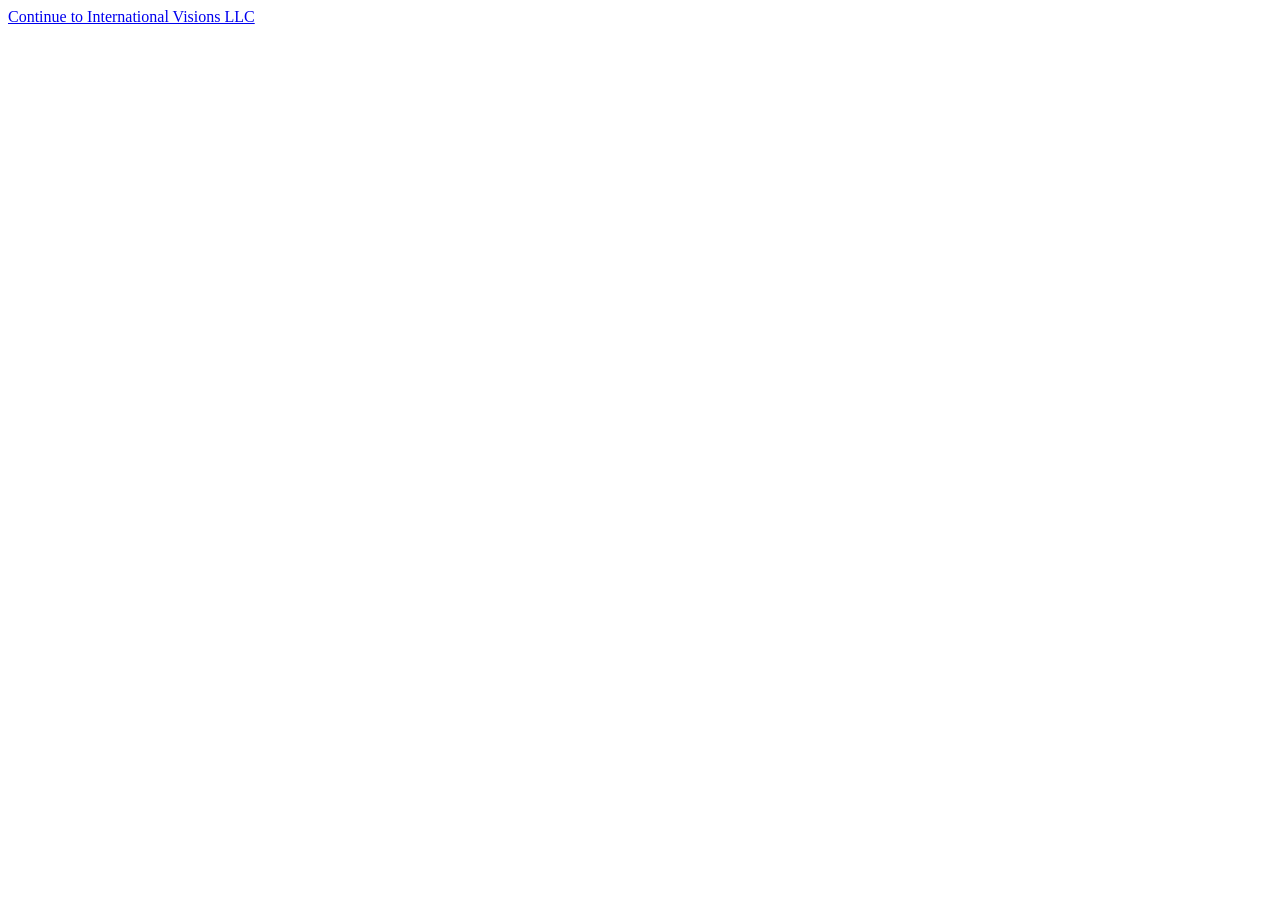
<file: docs/index.html>
<!doctype html><html><head><meta charset="utf-8"><meta http-equiv="refresh" content="0;url=index.php"><link rel="canonical" href="index.php"><title>International Visions LLC</title></head><body><a href="index.php">Continue to International Visions LLC</a></body></html>
</file>
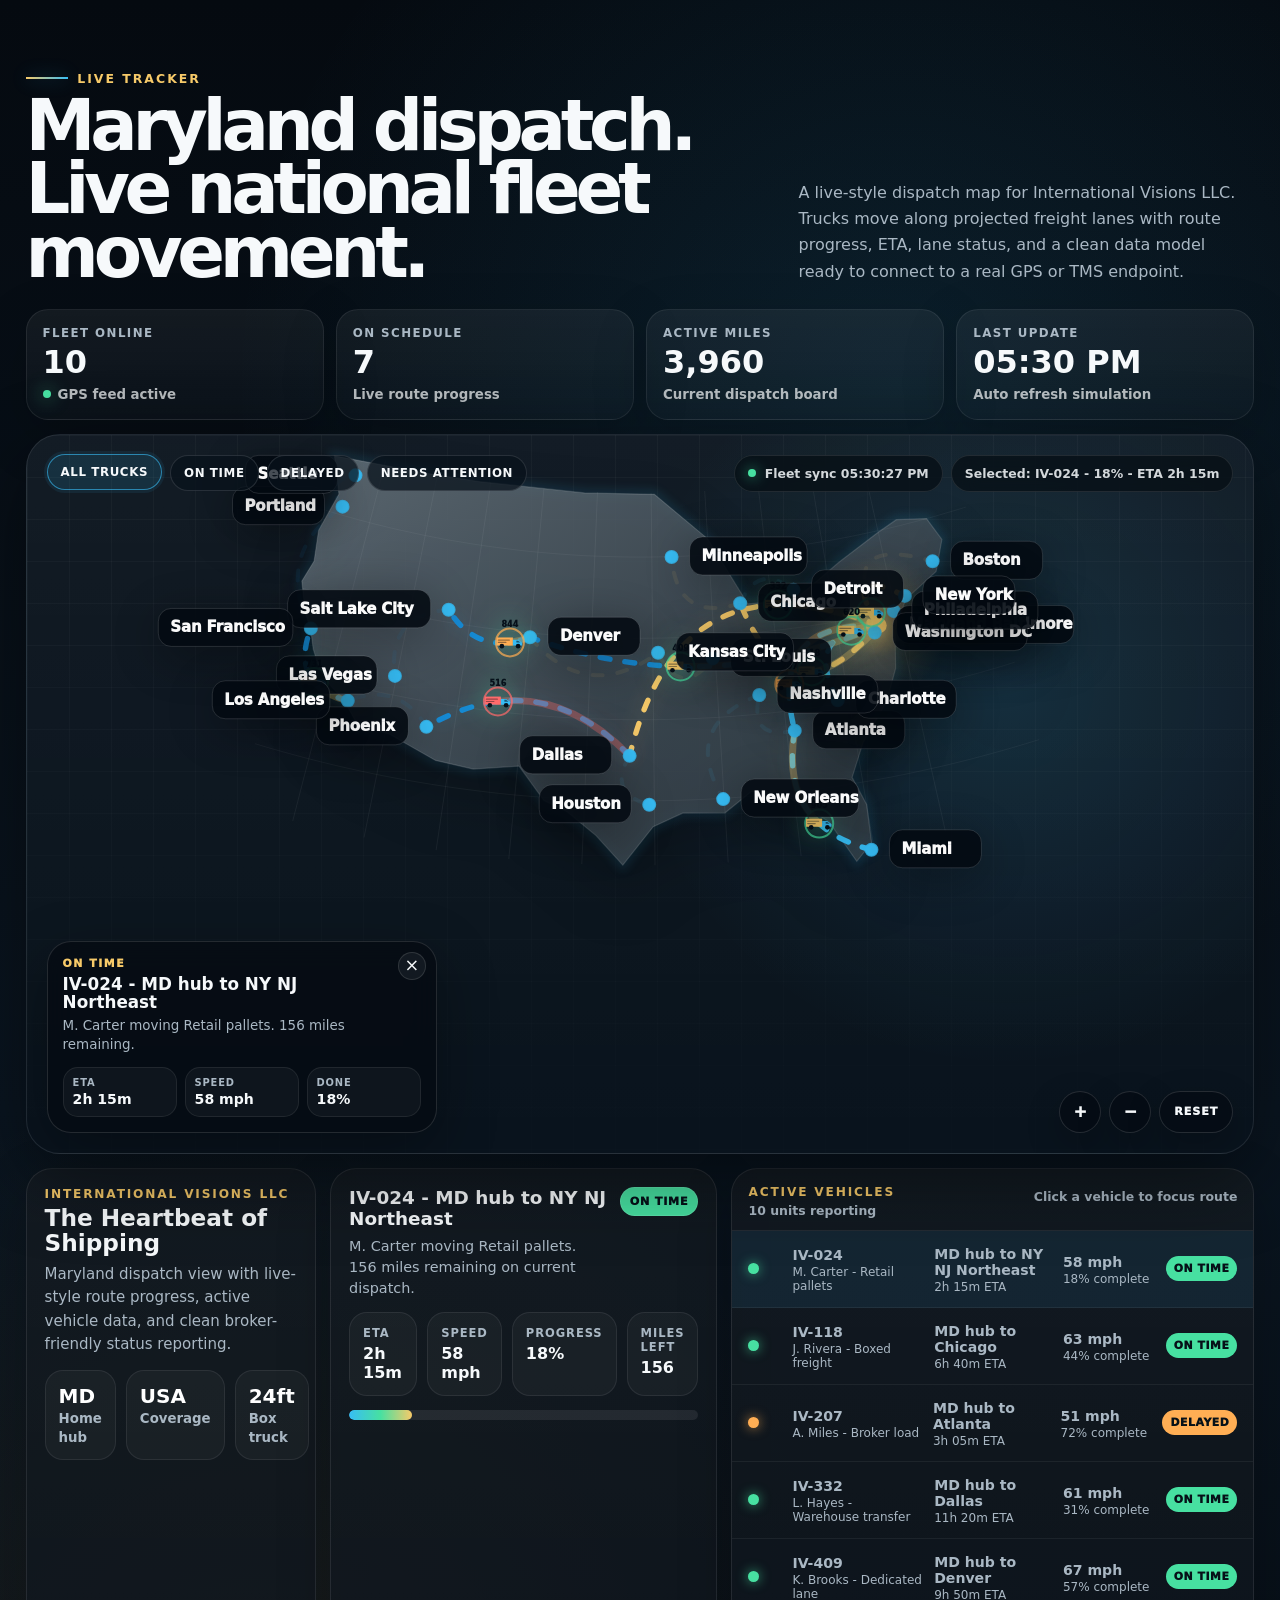
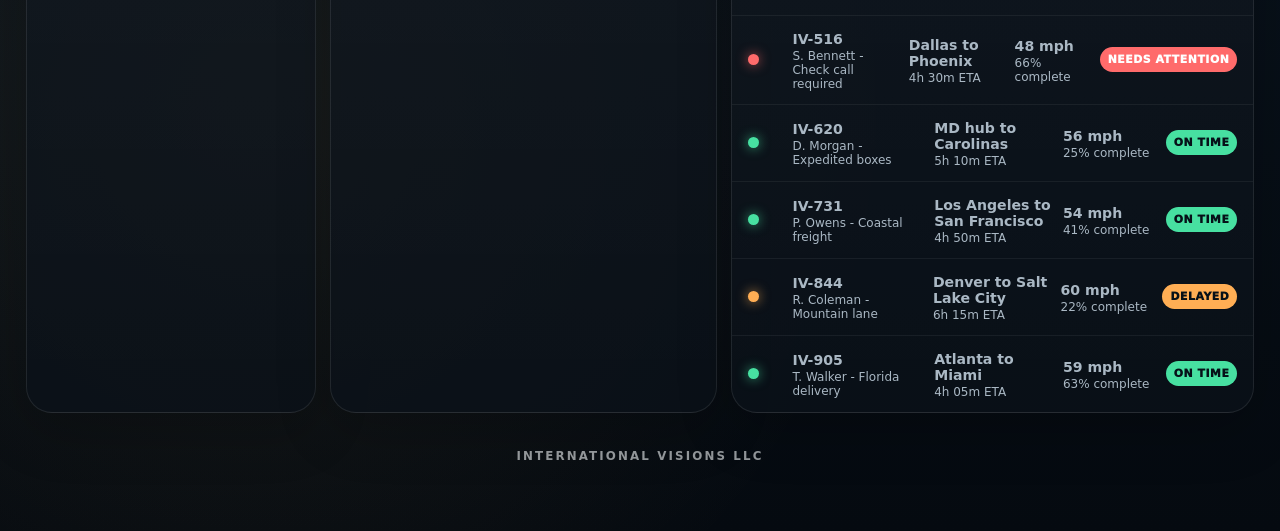
<file: docs/live-tracker.html>
<!doctype html>
<html lang="en">
<head>
<meta charset="utf-8" />
<meta name="viewport" content="width=device-width, initial-scale=1" />
<title>International Visions LLC - Live Fleet Tracker</title>
<meta name="description" content="Live fleet tracker interface for International Visions LLC with Maryland based dispatch, active truck locations, route progress, ETA, and nationwide freight movement." />
<meta name="theme-color" content="#07111b" />
<style>
:root{
  --bg:#07111b;
  --bg2:#050a10;
  --panel:#0c1824;
  --panel2:#101e2b;
  --ink:#f6f9fb;
  --muted:#aab8c4;
  --blue:#37bdf5;
  --blue2:#168bd5;
  --gold:#f7ca69;
  --gold2:#cfa336;
  --green:#47e0a1;
  --orange:#ffae54;
  --red:#ff6b6b;
  --line:#263645;
  --shadow:0 24px 80px rgba(0,0,0,.45);
  --radius:34px;
  --map-min-height:720px;
}
*{box-sizing:border-box}
html{scroll-behavior:smooth}
body{
  margin:0;
  min-height:100vh;
  background:
    radial-gradient(circle at 70% 18%,rgba(55,189,245,.10),transparent 34%),
    radial-gradient(circle at 20% 80%,rgba(247,202,105,.08),transparent 32%),
    linear-gradient(180deg,var(--bg2),#0a1520 52%,var(--bg2));
  color:var(--ink);
  font-family:Inter,ui-sans-serif,system-ui,-apple-system,BlinkMacSystemFont,"Segoe UI",sans-serif;
  text-rendering:optimizeLegibility;
  -webkit-font-smoothing:antialiased;
}
button,input,select,textarea{font:inherit}
.tracker{
  width:min(1580px,96vw);
  margin:0 auto;
  padding:clamp(28px,5vw,72px) 0;
}
.kicker{
  display:inline-flex;
  gap:.6rem;
  align-items:center;
  color:var(--gold);
  letter-spacing:.16em;
  text-transform:uppercase;
  font-size:.78rem;
  font-weight:900;
}
.kicker:before{
  content:"";
  width:42px;
  height:2px;
  background:linear-gradient(90deg,var(--gold),var(--blue));
  box-shadow:0 0 18px rgba(55,189,245,.45);
}
.header{
  display:grid;
  grid-template-columns:minmax(0,1.15fr) minmax(300px,.7fr);
  gap:24px;
  align-items:end;
  margin-bottom:24px;
}
h1{
  margin:.6rem 0 0;
  font-size:clamp(2.15rem,5.5vw,6.25rem);
  letter-spacing:-.075em;
  line-height:.9;
  max-width:1040px;
}
.header p{
  margin:0;
  color:var(--muted);
  line-height:1.65;
  font-size:1rem;
}
.status-strip{
  display:grid;
  grid-template-columns:repeat(4,1fr);
  gap:12px;
  margin-bottom:14px;
}
.status-card{
  border:1px solid rgba(255,255,255,.08);
  border-radius:22px;
  padding:16px;
  background:linear-gradient(180deg,rgba(255,255,255,.055),rgba(255,255,255,.018));
  box-shadow:0 18px 55px rgba(0,0,0,.18);
}
.status-card span{
  display:block;
  color:var(--muted);
  font-size:.74rem;
  text-transform:uppercase;
  letter-spacing:.12em;
  font-weight:900;
}
.status-card b{
  display:block;
  margin-top:.35rem;
  font-size:clamp(1.35rem,2.5vw,2rem);
  line-height:1;
}
.status-card small{
  display:inline-flex;
  align-items:center;
  gap:7px;
  color:rgba(246,249,251,.72);
  margin-top:.55rem;
  font-weight:750;
}
.status-dot{
  width:8px;
  height:8px;
  border-radius:50%;
  background:var(--green);
  box-shadow:0 0 18px rgba(71,224,161,.75);
}
.map-card{
  position:relative;
  overflow:hidden;
  border:1px solid rgba(255,255,255,.09);
  border-radius:var(--radius);
  background:
    linear-gradient(180deg,rgba(255,255,255,.055),rgba(255,255,255,.015)),
    radial-gradient(circle at 80% 35%,rgba(55,189,245,.13),transparent 35%),
    rgba(6,16,26,.92);
  box-shadow:var(--shadow);
  min-height:var(--map-min-height);
  isolation:isolate;
}
.map-card:before{
  content:"";
  position:absolute;
  inset:0;
  background-image:
    linear-gradient(rgba(255,255,255,.035) 1px, transparent 1px),
    linear-gradient(90deg, rgba(255,255,255,.035) 1px, transparent 1px);
  background-size:42px 42px;
  mask-image:linear-gradient(180deg,rgba(0,0,0,.95),rgba(0,0,0,.18));
  pointer-events:none;
  z-index:0;
}
.map-card:after{
  content:"";
  position:absolute;
  inset:auto -20% -45% -20%;
  height:45%;
  background:radial-gradient(ellipse at center,rgba(55,189,245,.13),transparent 60%);
  pointer-events:none;
  z-index:0;
}
.embed-anchor{
  position:absolute;
  top:0;
  left:0;
  width:1px;
  height:1px;
  pointer-events:none;
}
#coverage-map-top{
  scroll-margin-top:0;
}
.zoom-controls{
  position:absolute;
  right:20px;
  bottom:20px;
  z-index:8;
  display:flex;
  gap:8px;
  align-items:center;
}
.zoom-controls button{
  appearance:none;
  min-width:42px;
  height:42px;
  border:1px solid rgba(255,255,255,.13);
  border-radius:999px;
  background:rgba(5,12,19,.74);
  color:var(--ink);
  font-weight:950;
  cursor:pointer;
  backdrop-filter:blur(12px);
  box-shadow:0 12px 35px rgba(0,0,0,.22);
}
.zoom-controls button:last-child{
  padding:0 14px;
  min-width:70px;
  text-transform:uppercase;
  letter-spacing:.08em;
  font-size:.7rem;
}
.zoom-controls button:hover,
.zoom-controls button:focus-visible{
  border-color:rgba(55,189,245,.65);
  background:rgba(55,189,245,.13);
  outline:none;
}
.toolbar{
  position:absolute;
  left:20px;
  top:20px;
  z-index:7;
  display:flex;
  flex-wrap:wrap;
  gap:8px;
  max-width:calc(100% - 40px);
}
.toolbar button{
  appearance:none;
  border:1px solid rgba(255,255,255,.12);
  background:rgba(9,18,28,.74);
  color:var(--ink);
  border-radius:999px;
  padding:10px 13px;
  font-weight:900;
  font-size:.74rem;
  letter-spacing:.05em;
  text-transform:uppercase;
  cursor:pointer;
  transition:transform .2s ease,border-color .2s ease,background .2s ease,box-shadow .2s ease;
}
.toolbar button:hover,
.toolbar button:focus-visible,
.toolbar button.active{
  transform:translateY(-1px);
  border-color:rgba(55,189,245,.62);
  background:rgba(55,189,245,.13);
  box-shadow:0 0 0 3px rgba(55,189,245,.08);
  outline:none;
}
.map-wrap{
  position:absolute;
  inset:0;
  z-index:1;
  touch-action:none;
  cursor:grab;
}
.map-wrap:active{cursor:grabbing}
svg{
  display:block;
  width:100%;
  height:100%;
  min-height:var(--map-min-height);
}
.land{
  fill:url(#landGrad);
  stroke:rgba(255,255,255,.14);
  stroke-width:1.2;
  vector-effect:non-scaling-stroke;
  filter:drop-shadow(0 30px 30px rgba(0,0,0,.25));
}
.coast-glow{
  fill:none;
  stroke:rgba(55,189,245,.12);
  stroke-width:9;
  vector-effect:non-scaling-stroke;
  filter:blur(4px);
}
.state-line{
  stroke:rgba(255,255,255,.085);
  stroke-width:1;
  fill:none;
  vector-effect:non-scaling-stroke;
}
.route{
  fill:none;
  stroke-linecap:round;
  stroke-linejoin:round;
  stroke-width:4;
  stroke-dasharray:10 15;
  stroke-dashoffset:0;
  opacity:.35;
  vector-effect:non-scaling-stroke;
  filter:drop-shadow(0 0 8px rgba(55,189,245,.22));
  transition:opacity .25s ease,stroke-width .25s ease,filter .25s ease;
}
.route.primary{stroke:var(--gold);filter:drop-shadow(0 0 10px rgba(247,202,105,.24))}
.route.regional{stroke:var(--blue)}
.route.west{stroke:var(--blue2);opacity:.28}
.route.active{
  opacity:.98;
  stroke-width:5.4;
  animation:routeFlow 1.4s linear infinite;
}
.route.inactive{opacity:.08;filter:none}
.progress-route{
  fill:none;
  stroke-linecap:round;
  stroke-linejoin:round;
  stroke-width:7;
  opacity:.9;
  vector-effect:non-scaling-stroke;
  stroke:var(--green);
  filter:drop-shadow(0 0 14px rgba(71,224,161,.34));
}
.progress-route.gold{stroke:var(--gold);filter:drop-shadow(0 0 16px rgba(247,202,105,.35))}
.progress-route.orange{stroke:var(--orange);filter:drop-shadow(0 0 16px rgba(255,174,84,.35))}
.progress-route.red{stroke:var(--red);filter:drop-shadow(0 0 16px rgba(255,107,107,.35))}
.node circle.core{fill:var(--blue)}
.node.hub circle.core{fill:var(--gold)}
.node circle.ring{
  fill:none;
  stroke:var(--blue);
  stroke-width:2;
  opacity:.85;
  animation:ring 2.2s ease-out infinite;
  vector-effect:non-scaling-stroke;
}
.node.hub circle.ring{stroke:var(--gold)}
.label{
  pointer-events:none;
  opacity:.98;
}
.label rect{
  fill:rgba(4,11,18,.9);
  stroke:rgba(255,255,255,.13);
  stroke-width:1;
  rx:13;
  vector-effect:non-scaling-stroke;
  filter:drop-shadow(0 10px 25px rgba(0,0,0,.42));
}
.label text{
  fill:white;
  font-size:15px;
  font-weight:950;
  letter-spacing:-.01em;
}
.truck-marker{
  cursor:pointer;
  filter:drop-shadow(0 0 12px rgba(71,224,161,.58));
  transition:opacity .25s ease,filter .25s ease;
}
.truck-marker.dim{opacity:.12;filter:none}
.truck-marker.selected{filter:drop-shadow(0 0 22px rgba(247,202,105,.85))}
.truck-marker .halo{
  fill:none;
  stroke:var(--green);
  stroke-width:2;
  opacity:.72;
  animation:truckPulse 1.8s ease-out infinite;
  vector-effect:non-scaling-stroke;
}
.truck-marker.delayed .halo{stroke:var(--orange)}
.truck-marker.issue .halo{stroke:var(--red)}
.truck-icon path.body{fill:var(--gold)}
.truck-icon path.cab{fill:var(--blue)}
.truck-icon .wheel{fill:#07111b}
.truck-marker.delayed .truck-icon path.body{fill:var(--orange)}
.truck-marker.issue .truck-icon path.body{fill:var(--red)}
.truck-marker text{
  fill:#07111b;
  font-size:8px;
  font-weight:950;
  text-anchor:middle;
  dominant-baseline:middle;
  pointer-events:none;
}
.map-hud{
  position:absolute;
  right:20px;
  top:20px;
  z-index:7;
  display:flex;
  flex-wrap:wrap;
  justify-content:flex-end;
  gap:8px;
  max-width:min(520px,calc(100% - 40px));
  pointer-events:none;
}
.map-hud span{
  display:inline-flex;
  align-items:center;
  gap:9px;
  border:1px solid rgba(255,255,255,.1);
  border-radius:999px;
  background:rgba(5,12,19,.68);
  color:rgba(246,249,251,.86);
  padding:10px 13px;
  font-size:.78rem;
  font-weight:850;
  backdrop-filter:blur(12px);
}
.map-hud i{
  width:8px;
  height:8px;
  border-radius:50%;
  background:var(--green);
  box-shadow:0 0 14px rgba(71,224,161,.8);
}
.vehicle-popup{
  position:absolute;
  left:20px;
  bottom:20px;
  z-index:8;
  width:min(390px,calc(100% - 132px));
  border:1px solid rgba(255,255,255,.12);
  border-radius:24px;
  background:rgba(5,12,19,.82);
  color:var(--ink);
  backdrop-filter:blur(15px);
  box-shadow:0 18px 60px rgba(0,0,0,.32);
  padding:15px;
  transform:translateY(0);
  opacity:1;
  transition:opacity .22s ease,transform .22s ease;
}
.vehicle-popup.hidden{
  opacity:0;
  transform:translateY(10px);
  pointer-events:none;
}
.popup-close{
  position:absolute;
  top:10px;
  right:10px;
  width:28px;
  height:28px;
  border:1px solid rgba(255,255,255,.12);
  border-radius:999px;
  background:rgba(255,255,255,.055);
  color:var(--ink);
  cursor:pointer;
  font-size:1.1rem;
  line-height:1;
}
.popup-close:hover,.popup-close:focus-visible{
  border-color:rgba(55,189,245,.6);
  outline:none;
}
.popup-kicker{
  display:block;
  color:var(--gold);
  text-transform:uppercase;
  letter-spacing:.14em;
  font-size:.68rem;
  font-weight:950;
  padding-right:34px;
}
.vehicle-popup h3{
  margin:.32rem 34px .35rem 0;
  font-size:1.05rem;
  line-height:1.08;
}
.vehicle-popup p{
  margin:0;
  color:var(--muted);
  line-height:1.4;
  font-size:.84rem;
}
.popup-grid{
  display:grid;
  grid-template-columns:repeat(3,1fr);
  gap:8px;
  margin-top:12px;
}
.popup-grid div{
  border:1px solid rgba(255,255,255,.08);
  border-radius:15px;
  background:rgba(255,255,255,.04);
  padding:9px;
}
.popup-grid span{
  display:block;
  color:var(--muted);
  font-size:.62rem;
  text-transform:uppercase;
  letter-spacing:.08em;
  font-weight:900;
}
.popup-grid b{
  display:block;
  margin-top:3px;
  font-size:.88rem;
}
.fleet-dashboard{
  display:grid;
  grid-template-columns:minmax(260px,.75fr) minmax(320px,1fr) minmax(420px,1.35fr);
  gap:14px;
  margin-top:14px;
}
.dispatch-panel,
.selected-panel,
.fleet-table-panel{
  border:1px solid rgba(255,255,255,.09);
  border-radius:26px;
  background:
    linear-gradient(180deg,rgba(255,255,255,.052),rgba(255,255,255,.018)),
    rgba(5,12,19,.74);
  box-shadow:0 18px 55px rgba(0,0,0,.2);
  overflow:hidden;
}
.dispatch-panel,
.selected-panel{
  padding:18px;
}
.dispatch-panel strong,
.fleet-table-head strong{
  display:block;
  color:var(--gold);
  text-transform:uppercase;
  letter-spacing:.15em;
  font-size:.76rem;
}
.dispatch-panel h2{
  margin:.35rem 0 .5rem;
  font-size:1.45rem;
  line-height:1.05;
}
.dispatch-panel p{
  margin:0;
  color:var(--muted);
  line-height:1.55;
  font-size:.94rem;
}
.dispatch-grid{
  display:grid;
  grid-template-columns:repeat(3,1fr);
  gap:10px;
  margin-top:14px;
}
.dispatch-grid div,
.detail-grid div{
  border:1px solid rgba(255,255,255,.08);
  border-radius:18px;
  background:rgba(255,255,255,.035);
  padding:13px;
}
.dispatch-grid b{
  display:block;
  font-size:1.25rem;
  color:#fff;
}
.dispatch-grid small{
  color:var(--muted);
  font-weight:750;
}
.truck-detail-head{
  display:flex;
  justify-content:space-between;
  gap:12px;
  align-items:flex-start;
}
.selected-panel h3{
  margin:0;
  font-size:1.15rem;
}
.selected-panel p{
  margin:.45rem 0 0;
  color:var(--muted);
  font-size:.9rem;
  line-height:1.45;
}
.badge{
  display:inline-flex;
  align-items:center;
  gap:7px;
  white-space:nowrap;
  border:1px solid rgba(255,255,255,.1);
  border-radius:999px;
  padding:7px 9px;
  font-size:.7rem;
  font-weight:950;
  text-transform:uppercase;
  letter-spacing:.07em;
  color:#061018;
  background:var(--green);
}
.badge.delayed{background:var(--orange)}
.badge.issue{background:var(--red);color:#fff}
.detail-grid{
  display:grid;
  grid-template-columns:repeat(4,1fr);
  gap:10px;
  margin-top:14px;
}
.detail-grid span{
  display:block;
  color:var(--muted);
  font-size:.72rem;
  text-transform:uppercase;
  letter-spacing:.08em;
  font-weight:900;
}
.detail-grid b{
  display:block;
  margin-top:4px;
  font-size:1rem;
}
.progress-shell{
  height:10px;
  border-radius:999px;
  margin-top:14px;
  background:rgba(255,255,255,.08);
  overflow:hidden;
}
.progress-bar{
  height:100%;
  border-radius:999px;
  width:0;
  background:linear-gradient(90deg,var(--blue),var(--green),var(--gold));
  transition:width .55s ease;
}
.fleet-table-panel{
  min-height:100%;
}
.fleet-table-head{
  display:flex;
  justify-content:space-between;
  gap:12px;
  align-items:flex-start;
  padding:16px 16px 12px;
  border-bottom:1px solid rgba(255,255,255,.08);
}
.fleet-table-head span,
.fleet-table-head small{
  display:block;
  color:var(--muted);
  font-size:.78rem;
  font-weight:800;
  margin-top:4px;
}
.fleet-table{
  display:grid;
}
.fleet-row{
  appearance:none;
  border:0;
  width:100%;
  display:grid;
  grid-template-columns:32px 1fr .9fr .7fr .55fr;
  gap:12px;
  align-items:center;
  text-align:left;
  padding:13px 16px;
  color:var(--ink);
  background:transparent;
  cursor:pointer;
  border-bottom:1px solid rgba(255,255,255,.06);
}
.fleet-row:hover,
.fleet-row.active{
  background:rgba(55,189,245,.08);
}
.fleet-row:last-child{border-bottom:0}
.fleet-dot{
  width:11px;
  height:11px;
  border-radius:50%;
  background:var(--green);
  box-shadow:0 0 12px rgba(71,224,161,.72);
}
.fleet-dot.delayed{background:var(--orange);box-shadow:0 0 12px rgba(255,174,84,.72)}
.fleet-dot.issue{background:var(--red);box-shadow:0 0 12px rgba(255,107,107,.72)}
.fleet-row b{display:block;font-size:.88rem}
.fleet-row span{display:block;color:var(--muted);font-size:.75rem;margin-top:2px}
.fleet-row em{
  color:rgba(246,249,251,.82);
  font-style:normal;
  font-size:.78rem;
  font-weight:900;
  justify-self:end;
}
.fleet-row .fleet-status{
  display:inline-flex;
  width:max-content;
  border-radius:999px;
  padding:6px 8px;
  color:#061018;
  background:var(--green);
  font-size:.68rem;
  font-weight:950;
  text-transform:uppercase;
  letter-spacing:.05em;
}
.fleet-row .fleet-status.delayed{background:var(--orange)}
.fleet-row .fleet-status.issue{background:var(--red);color:white}
@keyframes routeFlow{to{stroke-dashoffset:-70}}
@keyframes ring{0%{r:6;opacity:.9}100%{r:21;opacity:0}}
@keyframes truckPulse{0%{r:14;opacity:.78}100%{r:34;opacity:0}}
@media (prefers-reduced-motion:reduce){
  html{scroll-behavior:auto}
  .route.active,.node circle.ring,.truck-marker .halo{animation:none!important}
}
@media(max-width:1120px){
  .header{grid-template-columns:1fr}
  .status-strip{grid-template-columns:repeat(2,1fr)}
  .fleet-dashboard{grid-template-columns:1fr}
  .detail-grid{grid-template-columns:repeat(2,1fr)}
  .map-hud{top:auto;right:14px;bottom:14px;max-width:calc(100% - 28px)}
}
.site-footer{
  margin-top:18px;
  padding:18px 0 4px;
  text-align:center;
  color:rgba(246,249,251,.58);
  text-transform:uppercase;
  letter-spacing:.18em;
  font-size:.74rem;
  font-weight:900;
}
@media(max-width:720px){
  :root{--map-min-height:820px;--radius:24px}
  .tracker{width:min(100% - 20px,1580px)}
  .status-strip{grid-template-columns:1fr}
  .toolbar{left:14px;top:14px;gap:7px}
  .toolbar button{padding:9px 11px;font-size:.68rem}
  .dispatch-grid,.detail-grid{grid-template-columns:1fr}
  .fleet-row{grid-template-columns:26px 1fr auto;gap:9px}
  .fleet-row .fleet-route,.fleet-row .fleet-speed{display:none}
  .map-hud{display:none}
  .zoom-controls{right:14px;bottom:14px}
  .zoom-controls button{min-width:40px;height:40px}
  .vehicle-popup{left:14px;right:14px;bottom:68px;width:auto;padding:14px}
  .popup-grid{grid-template-columns:repeat(3,1fr)}
}
</style>
</head>
<body>
<main class="tracker" aria-labelledby="tracker-title">
  <div class="header">
    <div>
      <span class="kicker">Live tracker</span>
      <h1 id="tracker-title">Maryland dispatch. Live national fleet movement.</h1>
    </div>
    <p>
      A live-style dispatch map for International Visions LLC. Trucks move along projected freight lanes with route progress, ETA, lane status, and a clean data model ready to connect to a real GPS or TMS endpoint.
    </p>
  </div>

  <section class="status-strip" aria-label="Fleet summary">
    <div class="status-card"><span>Fleet online</span><b id="statOnline">0</b><small><i class="status-dot"></i>GPS feed active</small></div>
    <div class="status-card"><span>On schedule</span><b id="statSchedule">0</b><small>Live route progress</small></div>
    <div class="status-card"><span>Active miles</span><b id="statMiles">0</b><small>Current dispatch board</small></div>
    <div class="status-card"><span>Last update</span><b id="statUpdate">--:--</b><small>Auto refresh simulation</small></div>
  </section>

  <section class="map-card" id="coverage-map-top" aria-label="Live fleet map">
    <a class="embed-anchor" id="fleetTracker" aria-hidden="true"></a>
    <div class="zoom-controls" aria-label="Map controls">
      <button type="button" data-zoom="in" aria-label="Zoom in">+</button>
      <button type="button" data-zoom="out" aria-label="Zoom out">−</button>
      <button type="button" data-zoom="reset" aria-label="Reset map">Reset</button>
    </div>
    <div class="toolbar" aria-label="Fleet filters">
      <button class="active" type="button" data-filter="all" aria-pressed="true">All trucks</button>
      <button type="button" data-filter="on-time" aria-pressed="false">On time</button>
      <button type="button" data-filter="delayed" aria-pressed="false">Delayed</button>
      <button type="button" data-filter="issue" aria-pressed="false">Needs attention</button>
    </div>

    <div class="map-hud" aria-live="polite">
      <span><i></i><b id="liveToast">Live fleet sync ready</b></span>
      <span id="hudSelected">Selected: IV-024</span>
    </div>

    <aside class="vehicle-popup" id="vehiclePopup" aria-live="polite">
      <button type="button" class="popup-close" aria-label="Hide vehicle detail">×</button>
      <div id="vehiclePopupContent"></div>
    </aside>

    <div class="map-wrap">
      <svg id="mapSvg" viewBox="0 0 1200 720" role="img" aria-label="Live animated fleet tracker map for International Visions LLC">
        <defs>
          <linearGradient id="landGrad" x1="0" x2="1" y1="0" y2="1">
            <stop offset="0" stop-color="#64717a" stop-opacity=".88"/>
            <stop offset=".55" stop-color="#414d56" stop-opacity=".84"/>
            <stop offset="1" stop-color="#2f3a42" stop-opacity=".92"/>
          </linearGradient>
          <radialGradient id="hubGlow">
            <stop offset="0" stop-color="#f7ca69" stop-opacity=".9"/>
            <stop offset=".45" stop-color="#f7ca69" stop-opacity=".22"/>
            <stop offset="1" stop-color="#f7ca69" stop-opacity="0"/>
          </radialGradient>
        </defs>
        <g id="viewportLayer">
          <g id="mapLayer"></g>
          <g id="stateLayer"></g>
          <g id="routeLayer"></g>
          <g id="progressLayer"></g>
          <g id="nodeLayer"></g>
          <g id="truckLayer"></g>
          <g id="labelLayer"></g>
        </g>
      </svg>
    </div>
  </section>

  <section class="fleet-dashboard" aria-label="Fleet data dashboard">
    <article class="dispatch-panel">
      <strong>International Visions LLC</strong>
      <h2>The Heartbeat of Shipping</h2>
      <p>Maryland dispatch view with live-style route progress, active vehicle data, and clean broker-friendly status reporting.</p>
      <div class="dispatch-grid" aria-label="Dispatch summary">
        <div><b>MD</b><small>Home hub</small></div>
        <div><b>USA</b><small>Coverage</small></div>
        <div><b>24ft</b><small>Box truck</small></div>
      </div>
    </article>

    <article class="selected-panel" id="truckDetail" aria-live="polite"></article>

    <article class="fleet-table-panel">
      <div class="fleet-table-head">
        <div>
          <strong>Active vehicles</strong>
          <span id="fleetCount">0 units reporting</span>
        </div>
        <small>Click a vehicle to focus route</small>
      </div>
      <div class="fleet-table" id="fleetList"></div>
    </article>
  </section>
  <footer class="site-footer">International Visions LLC</footer>
</main>

<script>
(() => {
  'use strict';

  const SVG_NS = 'http://www.w3.org/2000/svg';
  const W = 1200;
  const H = 720;
  const reduceMotion = window.matchMedia('(prefers-reduced-motion: reduce)').matches;

  const viewportLayer = document.getElementById('viewportLayer');
  const mapWrap = document.querySelector('.map-wrap');
  const mapSvg = document.getElementById('mapSvg');
  const vehiclePopup = document.getElementById('vehiclePopup');
  const vehiclePopupContent = document.getElementById('vehiclePopupContent');

  const layers = {
    map: document.getElementById('mapLayer'),
    state: document.getElementById('stateLayer'),
    route: document.getElementById('routeLayer'),
    progress: document.getElementById('progressLayer'),
    node: document.getElementById('nodeLayer'),
    truck: document.getElementById('truckLayer'),
    label: document.getElementById('labelLayer')
  };

  const ui = {
    detail: document.getElementById('truckDetail'),
    fleetList: document.getElementById('fleetList'),
    fleetCount: document.getElementById('fleetCount'),
    statOnline: document.getElementById('statOnline'),
    statSchedule: document.getElementById('statSchedule'),
    statMiles: document.getElementById('statMiles'),
    statUpdate: document.getElementById('statUpdate'),
    liveToast: document.getElementById('liveToast'),
    hudSelected: document.getElementById('hudSelected'),
    vehiclePopup,
    vehiclePopupContent
  };

  const cities = {
    baltimore: { name:'Maryland Baltimore', lat:39.2904, lon:-76.6122, hub:true, label:'right', short:'MD hub' },
    washington: { name:'Washington DC', lat:38.9072, lon:-77.0369, label:'right', short:'DC' },
    philadelphia: { name:'Philadelphia', lat:39.9526, lon:-75.1652, label:'right', short:'Philadelphia' },
    boston: { name:'Boston', lat:42.3601, lon:-71.0589, label:'right', short:'Boston' },
    northeast: { name:'New York', lat:40.7128, lon:-74.0060, label:'right', short:'NY NJ Northeast' },
    atlanta: { name:'Atlanta', lat:33.7490, lon:-84.3880, label:'right', short:'Atlanta' },
    miami: { name:'Miami', lat:25.7617, lon:-80.1918, label:'right', short:'Miami' },
    charlotte: { name:'Charlotte', lat:35.2271, lon:-80.8431, label:'right', short:'Carolinas' },
    nashville: { name:'Nashville', lat:36.1627, lon:-86.7816, label:'right', short:'Nashville' },
    newOrleans: { name:'New Orleans', lat:29.9511, lon:-90.0715, label:'right', short:'New Orleans' },
    chicago: { name:'Chicago', lat:41.8781, lon:-87.6298, label:'right', short:'Chicago' },
    detroit: { name:'Detroit', lat:42.3314, lon:-83.0458, label:'right', short:'Detroit' },
    minneapolis: { name:'Minneapolis', lat:44.9778, lon:-93.2650, label:'right', short:'Minneapolis' },
    stLouis: { name:'St. Louis', lat:38.6270, lon:-90.1994, label:'right', short:'St. Louis' },
    kansasCity: { name:'Kansas City', lat:39.0997, lon:-94.5786, label:'right', short:'Kansas City' },
    dallas: { name:'Dallas', lat:32.7767, lon:-96.7970, label:'left', short:'Dallas' },
    houston: { name:'Houston', lat:29.7604, lon:-95.3698, label:'left', short:'Houston' },
    denver: { name:'Denver', lat:39.7392, lon:-104.9903, label:'right', short:'Denver' },
    saltLakeCity: { name:'Salt Lake City', lat:40.7608, lon:-111.8910, label:'left', short:'Salt Lake City' },
    phoenix: { name:'Phoenix', lat:33.4484, lon:-112.0740, label:'left', short:'Phoenix' },
    lasVegas: { name:'Las Vegas', lat:36.1699, lon:-115.1398, label:'left', short:'Las Vegas' },
    losAngeles: { name:'Los Angeles', lat:34.0522, lon:-118.2437, label:'left', short:'Los Angeles' },
    sanFrancisco: { name:'San Francisco', lat:37.7749, lon:-122.4194, label:'left', short:'San Francisco' },
    portland: { name:'Portland', lat:45.5152, lon:-122.6784, label:'left', short:'Portland' },
    seattle: { name:'Seattle', lat:47.6062, lon:-122.3321, label:'left', short:'Seattle' }
  };

  const routes = {
    r1: { from:'baltimore', to:'northeast', type:'primary', lift:-70, miles:190 },
    r2: { from:'baltimore', to:'boston', type:'primary', lift:-95, miles:405 },
    r3: { from:'baltimore', to:'philadelphia', type:'regional', lift:-42, miles:105 },
    r4: { from:'baltimore', to:'washington', type:'regional', lift:35, miles:40 },
    r5: { from:'baltimore', to:'chicago', type:'primary', lift:-115, miles:700 },
    r6: { from:'chicago', to:'minneapolis', type:'primary', lift:-52, miles:410 },
    r7: { from:'chicago', to:'detroit', type:'regional', lift:-35, miles:285 },
    r8: { from:'baltimore', to:'atlanta', type:'regional', lift:90, miles:680 },
    r9: { from:'baltimore', to:'charlotte', type:'regional', lift:65, miles:435 },
    r10:{ from:'atlanta', to:'miami', type:'regional', lift:65, miles:660 },
    r11:{ from:'atlanta', to:'nashville', type:'regional', lift:-40, miles:250 },
    r12:{ from:'nashville', to:'newOrleans', type:'regional', lift:65, miles:530 },
    r13:{ from:'baltimore', to:'dallas', type:'primary', lift:160, miles:1360 },
    r14:{ from:'dallas', to:'houston', type:'regional', lift:35, miles:240 },
    r15:{ from:'dallas', to:'phoenix', type:'west', lift:80, miles:1065 },
    r16:{ from:'phoenix', to:'losAngeles', type:'west', lift:35, miles:370 },
    r17:{ from:'losAngeles', to:'sanFrancisco', type:'west', lift:-45, miles:380 },
    r18:{ from:'sanFrancisco', to:'portland', type:'west', lift:-55, miles:635 },
    r19:{ from:'portland', to:'seattle', type:'west', lift:-28, miles:175 },
    r20:{ from:'baltimore', to:'denver', type:'west', lift:-70, miles:1680 },
    r21:{ from:'denver', to:'saltLakeCity', type:'west', lift:-35, miles:520 },
    r22:{ from:'saltLakeCity', to:'lasVegas', type:'west', lift:45, miles:420 },
    r23:{ from:'denver', to:'kansasCity', type:'primary', lift:60, miles:600 },
    r24:{ from:'kansasCity', to:'stLouis', type:'primary', lift:45, miles:250 },
    r25:{ from:'stLouis', to:'baltimore', type:'primary', lift:65, miles:810 }
  };

  const fleet = [
    { id:'IV-024', driver:'M. Carter', routeId:'r1', progress:18, speed:58, status:'on-time', load:'Retail pallets', eta:'2h 15m' },
    { id:'IV-118', driver:'J. Rivera', routeId:'r5', progress:44, speed:63, status:'on-time', load:'Boxed freight', eta:'6h 40m' },
    { id:'IV-207', driver:'A. Miles', routeId:'r8', progress:72, speed:51, status:'delayed', load:'Broker load', eta:'3h 05m' },
    { id:'IV-332', driver:'L. Hayes', routeId:'r13', progress:31, speed:61, status:'on-time', load:'Warehouse transfer', eta:'11h 20m' },
    { id:'IV-409', driver:'K. Brooks', routeId:'r20', progress:57, speed:67, status:'on-time', load:'Dedicated lane', eta:'9h 50m' },
    { id:'IV-516', driver:'S. Bennett', routeId:'r15', progress:66, speed:48, status:'issue', load:'Check call required', eta:'4h 30m' },
    { id:'IV-620', driver:'D. Morgan', routeId:'r9', progress:25, speed:56, status:'on-time', load:'Expedited boxes', eta:'5h 10m' },
    { id:'IV-731', driver:'P. Owens', routeId:'r17', progress:41, speed:54, status:'on-time', load:'Coastal freight', eta:'4h 50m' },
    { id:'IV-844', driver:'R. Coleman', routeId:'r21', progress:22, speed:60, status:'delayed', load:'Mountain lane', eta:'6h 15m' },
    { id:'IV-905', driver:'T. Walker', routeId:'r10', progress:63, speed:59, status:'on-time', load:'Florida delivery', eta:'4h 05m' }
  ];

  let selectedTruckId = fleet[0].id;
  let activeFilter = 'all';
  const routeElements = new Map();
  const progressElements = new Map();
  const truckElements = new Map();
  const routeLengths = new Map();
  const viewState = { x:0, y:0, scale:1, minScale:1, maxScale:3.2 };
  const pointers = new Map();
  let panStart = null;
  let pinchStart = null;

  function createSvg(name, attrs = {}, parent) {
    const node = document.createElementNS(SVG_NS, name);
    for (const [key, value] of Object.entries(attrs)) node.setAttribute(key, value);
    if (parent) parent.appendChild(node);
    return node;
  }

  function albersUsa(lon, lat) {
    const rad = Math.PI / 180;
    const phi1 = 29.5 * rad;
    const phi2 = 45.5 * rad;
    const phi0 = 23 * rad;
    const lambda0 = -96 * rad;
    const phi = lat * rad;
    const lambda = lon * rad;
    const n = 0.5 * (Math.sin(phi1) + Math.sin(phi2));
    const c = Math.cos(phi1) ** 2 + 2 * n * Math.sin(phi1);
    const rho = Math.sqrt(c - 2 * n * Math.sin(phi)) / n;
    const rho0 = Math.sqrt(c - 2 * n * Math.sin(phi0)) / n;
    const theta = n * (lambda - lambda0);
    const scale = 925;
    return {
      x: W / 2 + scale * rho * Math.sin(theta),
      y: H / 2 + 118 - scale * (rho0 - rho * Math.cos(theta))
    };
  }

  const projected = Object.fromEntries(
    Object.entries(cities).map(([key, city]) => [key, { ...city, ...albersUsa(city.lon, city.lat) }])
  );

  function curvePath(route) {
    const a = projected[route.from];
    const b = projected[route.to];
    const dx = b.x - a.x;
    const dy = b.y - a.y;
    const mx = (a.x + b.x) / 2;
    const my = (a.y + b.y) / 2;
    const len = Math.max(1, Math.hypot(dx, dy));
    const nx = -dy / len;
    const ny = dx / len;
    const cx = mx + nx * route.lift;
    const cy = my + ny * route.lift;
    return `M ${a.x.toFixed(1)} ${a.y.toFixed(1)} Q ${cx.toFixed(1)} ${cy.toFixed(1)} ${b.x.toFixed(1)} ${b.y.toFixed(1)}`;
  }

  function statusLabel(status) {
    if (status === 'delayed') return 'Delayed';
    if (status === 'issue') return 'Needs attention';
    return 'On time';
  }

  function clamp(value, min, max) {
    return Math.min(max, Math.max(min, value));
  }

  function renderLand() {
    // Lightweight projected contiguous-USA silhouette.
    // Built from lon/lat points so city markers, routes and land mass share the same coordinate system.
    const outline = [
      [-124.7,48.4],[-123.3,46.2],[-124.1,43.7],[-123.7,41.8],[-124.2,40.4],[-123.2,38.6],[-122.4,37.7],[-121.8,36.6],[-121.0,35.6],[-119.8,34.7],[-118.5,34.0],[-117.1,32.7],[-114.7,32.6],[-111.0,31.5],[-108.2,31.3],[-104.9,31.8],[-102.9,29.8],[-101.2,29.2],[-99.1,27.8],[-97.2,26.0],[-95.1,28.4],[-93.0,29.2],[-90.0,29.1],[-88.0,30.3],[-85.4,29.7],[-82.8,27.9],[-81.3,25.2],[-80.1,26.2],[-80.0,28.6],[-80.7,30.4],[-79.5,32.4],[-77.2,34.6],[-76.0,36.5],[-75.4,38.8],[-74.0,40.5],[-71.0,41.7],[-69.8,43.5],[-70.6,45.0],[-73.2,45.4],[-75.0,44.9],[-78.8,43.6],[-82.0,42.2],[-83.2,41.7],[-87.0,41.8],[-90.0,46.0],[-94.7,48.9],[-101.2,48.9],[-111.0,48.9],[-116.2,48.8],[-124.7,48.4]
    ];
    const d = outline.map(([lon, lat], index) => {
      const p = albersUsa(lon, lat);
      return `${index ? 'L' : 'M'}${p.x.toFixed(1)},${p.y.toFixed(1)}`;
    }).join(' ') + ' Z';

    createSvg('path', { d, class:'coast-glow' }, layers.map);
    createSvg('path', { d, class:'land' }, layers.map);
  }

  function renderGuideLines() {
    [-120,-115,-110,-105,-100,-95,-90,-85,-80,-75].forEach(lon => {
      let d = '';
      for (let lat = 26; lat <= 49; lat += 1) {
        const p = albersUsa(lon, lat);
        d += `${lat === 26 ? 'M' : 'L'}${p.x.toFixed(1)},${p.y.toFixed(1)}`;
      }
      createSvg('path', { d, class:'state-line', opacity:'.64' }, layers.state);
    });

    [30,35,40,45].forEach(lat => {
      let d = '';
      for (let lon = -124; lon <= -67; lon += 1) {
        const p = albersUsa(lon, lat);
        d += `${lon === -124 ? 'M' : 'L'}${p.x.toFixed(1)},${p.y.toFixed(1)}`;
      }
      createSvg('path', { d, class:'state-line', opacity:'.54' }, layers.state);
    });
  }

  function renderRoutes() {
    for (const [routeId, route] of Object.entries(routes)) {
      const d = curvePath(route);
      const path = createSvg('path', {
        d,
        class:`route ${route.type}`,
        'data-route':routeId,
        'data-type':route.type
      }, layers.route);
      routeElements.set(routeId, path);

      const progress = createSvg('path', {
        d,
        class:'progress-route',
        'data-route':routeId
      }, layers.progress);
      const len = progress.getTotalLength();
      progress.style.strokeDasharray = String(len);
      progress.style.strokeDashoffset = String(len);
      routeLengths.set(routeId, len);
      progressElements.set(routeId, progress);
    }
  }

  function renderNodes() {
    Object.values(projected).forEach(point => {
      if (point.hub) createSvg('circle', { cx:point.x, cy:point.y, r:70, fill:'url(#hubGlow)', opacity:'.55' }, layers.node);

      const group = createSvg('g', { class:`node ${point.hub ? 'hub' : ''}` }, layers.node);
      createSvg('circle', { class:'ring', cx:point.x, cy:point.y, r:6 }, group);
      createSvg('circle', { class:'core', cx:point.x, cy:point.y, r:point.hub ? 8 : 6 }, group);

      const label = createSvg('g', { class:'label' }, layers.label);
      const isLeft = point.label === 'left';
      const textWidth = Math.max(92, point.name.length * 8.5 + 24);
      const x = isLeft ? point.x - textWidth - 18 : point.x + 18;
      const y = point.y - 20;
      createSvg('rect', { x, y, width:textWidth, height:38, rx:14 }, label);
      const text = createSvg('text', { x:x + 12, y:y + 24 }, label);
      text.textContent = point.name;
    });
  }

  function truckGraphic(parent, truck) {
    createSvg('circle', { class:'halo', cx:0, cy:0, r:14 }, parent);
    const g = createSvg('g', { class:'truck-icon', transform:'translate(-15 -9) scale(.58)' }, parent);
    createSvg('path', { class:'body', d:'M3 7h28v14H3z' }, g);
    createSvg('path', { class:'cab', d:'M31 11h9l7 5v5H31z' }, g);
    createSvg('path', { d:'M37 12.7h3l4 3.1h-7z', fill:'#07111b', opacity:'.58' }, g);
    createSvg('circle', { class:'wheel', cx:12, cy:22, r:4 }, g);
    createSvg('circle', { class:'wheel', cx:40, cy:22, r:4 }, g);
    createSvg('path', { d:'M6 11.5h19M6 15.5h13', stroke:'#07111b', 'stroke-width':'2', 'stroke-linecap':'round', opacity:'.42' }, g);
    const plate = createSvg('text', { x:0, y:-18 }, parent);
    plate.textContent = truck.id.replace('IV-', '');
  }

  function renderTrucks() {
    fleet.forEach(truck => {
      const group = createSvg('g', {
        class:`truck-marker ${truck.status}`,
        'data-truck':truck.id,
        tabindex:'0',
        role:'button',
        'aria-label':`${truck.id} ${statusLabel(truck.status)}`
      }, layers.truck);
      truckGraphic(group, truck);
      group.addEventListener('click', () => selectTruck(truck.id));
      group.addEventListener('keydown', event => {
        if (event.key === 'Enter' || event.key === ' ') {
          event.preventDefault();
          selectTruck(truck.id);
        }
      });
      truckElements.set(truck.id, group);
    });
  }

  function pointOnRoute(routeId, progress) {
    const path = progressElements.get(routeId);
    const len = routeLengths.get(routeId) || 0;
    const at = len * clamp(progress, 0, 100) / 100;
    return path.getPointAtLength(at);
  }

  function updateProgressRoutes() {
    progressElements.forEach((path, routeId) => {
      const trucks = fleet.filter(truck => truck.routeId === routeId && truckMatchesFilter(truck));
      const selected = fleet.find(truck => truck.id === selectedTruckId && truck.routeId === routeId);
      const visibleTruck = selected || trucks[0];
      const len = routeLengths.get(routeId) || 0;

      if (!visibleTruck) {
        path.style.opacity = '0';
        return;
      }

      path.style.opacity = selected ? '.95' : '.35';
      path.style.strokeDashoffset = String(len - (len * visibleTruck.progress / 100));
      path.classList.toggle('gold', visibleTruck.status === 'on-time');
      path.classList.toggle('orange', visibleTruck.status === 'delayed');
      path.classList.toggle('red', visibleTruck.status === 'issue');
    });
  }

  function updateTruckPositions() {
    fleet.forEach(truck => {
      const group = truckElements.get(truck.id);
      const point = pointOnRoute(truck.routeId, truck.progress);
      group.setAttribute('transform', `translate(${point.x.toFixed(1)} ${point.y.toFixed(1)})`);
      group.classList.toggle('selected', truck.id === selectedTruckId);
      group.classList.toggle('dim', !truckMatchesFilter(truck));
    });
  }

  function updateRouteVisibility() {
    routeElements.forEach((path, routeId) => {
      const hasVisible = fleet.some(truck => truck.routeId === routeId && truckMatchesFilter(truck));
      const hasSelected = fleet.some(truck => truck.routeId === routeId && truck.id === selectedTruckId);
      path.classList.toggle('active', hasVisible || hasSelected);
      path.classList.toggle('inactive', !hasVisible && !hasSelected);
    });
  }

  function truckMatchesFilter(truck) {
    return activeFilter === 'all' || truck.status === activeFilter;
  }

  function selectTruck(id) {
    selectedTruckId = id;
    renderFleetList();
    renderDetail();
    updateRouteVisibility();
    updateProgressRoutes();
    updateTruckPositions();
  }

  function renderDetail() {
    const truck = fleet.find(item => item.id === selectedTruckId) || fleet[0];
    if (!truck) return;
    const route = routes[truck.routeId];
    const from = cities[route.from];
    const to = cities[route.to];
    const remaining = Math.max(0, Math.round(route.miles * (1 - truck.progress / 100)));

    ui.detail.innerHTML = `
      <div class="truck-detail-head">
        <div>
          <h3>${truck.id} - ${from.short} to ${to.short}</h3>
          <p>${truck.driver} moving ${truck.load}. ${remaining} miles remaining on current dispatch.</p>
        </div>
        <span class="badge ${truck.status === 'on-time' ? '' : truck.status}">${statusLabel(truck.status)}</span>
      </div>
      <div class="detail-grid">
        <div><span>ETA</span><b>${truck.eta}</b></div>
        <div><span>Speed</span><b>${truck.speed} mph</b></div>
        <div><span>Progress</span><b>${Math.round(truck.progress)}%</b></div>
        <div><span>Miles left</span><b>${remaining}</b></div>
      </div>
      <div class="progress-shell"><div class="progress-bar" style="width:${truck.progress}%"></div></div>`;

    if (ui.hudSelected) {
      ui.hudSelected.textContent = `Selected: ${truck.id} - ${Math.round(truck.progress)}% - ETA ${truck.eta}`;
    }

    if (ui.vehiclePopupContent) {
      ui.vehiclePopupContent.innerHTML = `
        <span class="popup-kicker">${statusLabel(truck.status)}</span>
        <h3>${truck.id} - ${from.short} to ${to.short}</h3>
        <p>${truck.driver} moving ${truck.load}. ${remaining} miles remaining.</p>
        <div class="popup-grid">
          <div><span>ETA</span><b>${truck.eta}</b></div>
          <div><span>Speed</span><b>${truck.speed} mph</b></div>
          <div><span>Done</span><b>${Math.round(truck.progress)}%</b></div>
        </div>`;
      ui.vehiclePopup.classList.remove('hidden');
    }
  }

  function renderFleetList() {
    ui.fleetList.innerHTML = '';
    fleet.forEach(truck => {
      const route = routes[truck.routeId];
      const from = cities[route.from];
      const to = cities[route.to];
      const row = document.createElement('button');
      row.type = 'button';
      row.className = `fleet-row ${truck.id === selectedTruckId ? 'active' : ''}`;
      row.dataset.truck = truck.id;
      row.innerHTML = `
        <i class="fleet-dot ${truck.status === 'on-time' ? '' : truck.status}"></i>
        <span><b>${truck.id}</b><span>${truck.driver} - ${truck.load}</span></span>
        <span class="fleet-route"><b>${from.short} to ${to.short}</b><span>${truck.eta} ETA</span></span>
        <span class="fleet-speed"><b>${truck.speed} mph</b><span>${Math.round(truck.progress)}% complete</span></span>
        <em class="fleet-status ${truck.status === 'on-time' ? '' : truck.status}">${statusLabel(truck.status)}</em>`;
      row.addEventListener('click', () => selectTruck(truck.id));
      ui.fleetList.appendChild(row);
    });
    ui.fleetCount.textContent = `${fleet.length} units reporting`;
  }

  function updateStats() {
    const online = fleet.length;
    const onSchedule = fleet.filter(truck => truck.status === 'on-time').length;
    const miles = fleet.reduce((sum, truck) => {
      const route = routes[truck.routeId];
      return sum + Math.max(0, Math.round(route.miles * (1 - truck.progress / 100)));
    }, 0);
    const now = new Date();
    ui.statOnline.textContent = String(online);
    ui.statSchedule.textContent = String(onSchedule);
    ui.statMiles.textContent = miles.toLocaleString();
    ui.statUpdate.textContent = now.toLocaleTimeString([], { hour:'2-digit', minute:'2-digit' });
    ui.liveToast.textContent = `Fleet sync ${now.toLocaleTimeString([], { hour:'2-digit', minute:'2-digit', second:'2-digit' })}`;
  }

  function tickFleet() {
    fleet.forEach(truck => {
      if (truck.progress >= 99) return;
      const modifier = truck.status === 'issue' ? .05 : truck.status === 'delayed' ? .09 : .14;
      const next = truck.progress + modifier + Math.random() * .08;
      truck.progress = clamp(next, 0, 99);
      const route = routes[truck.routeId];
      const remaining = route.miles * (1 - truck.progress / 100);
      const hours = remaining / Math.max(35, truck.speed);
      const h = Math.floor(hours);
      const m = Math.round((hours - h) * 60);
      truck.eta = `${h}h ${String(m).padStart(2, '0')}m`;
    });

    updateStats();
    renderFleetList();
    renderDetail();
    updateRouteVisibility();
    updateProgressRoutes();
    updateTruckPositions();
  }

  function bindFilters() {
    const buttons = document.querySelectorAll('.toolbar button');
    buttons.forEach(button => {
      button.addEventListener('click', () => {
        buttons.forEach(other => {
          other.classList.remove('active');
          other.setAttribute('aria-pressed', 'false');
        });
        button.classList.add('active');
        button.setAttribute('aria-pressed', 'true');
        activeFilter = button.dataset.filter || 'all';
        updateRouteVisibility();
        updateProgressRoutes();
        updateTruckPositions();
      });
    });
  }

  function applyViewTransform() {
    viewState.scale = clamp(viewState.scale, viewState.minScale, viewState.maxScale);
    const maxX = (viewState.scale - 1) * W * 0.5;
    const maxY = (viewState.scale - 1) * H * 0.5;
    viewState.x = clamp(viewState.x, -maxX, maxX);
    viewState.y = clamp(viewState.y, -maxY, maxY);
    viewportLayer.setAttribute('transform', `translate(${viewState.x.toFixed(2)} ${viewState.y.toFixed(2)}) scale(${viewState.scale.toFixed(3)})`);
  }

  function clientToSvgPoint(clientX, clientY) {
    const rect = mapSvg.getBoundingClientRect();
    return {
      x: ((clientX - rect.left) / rect.width) * W,
      y: ((clientY - rect.top) / rect.height) * H
    };
  }

  function setScaleAt(nextScale, focalX = W / 2, focalY = H / 2) {
    const oldScale = viewState.scale;
    const contentX = (focalX - viewState.x) / oldScale;
    const contentY = (focalY - viewState.y) / oldScale;
    viewState.scale = clamp(nextScale, viewState.minScale, viewState.maxScale);
    viewState.x = focalX - contentX * viewState.scale;
    viewState.y = focalY - contentY * viewState.scale;
    applyViewTransform();
  }

  function zoomMap(delta, focalPoint) {
    const next = delta > 0 ? viewState.scale * 1.18 : viewState.scale / 1.18;
    const point = focalPoint || { x:W / 2, y:H / 2 };
    setScaleAt(next, point.x, point.y);
  }

  function resetMap() {
    viewState.x = 0;
    viewState.y = 0;
    viewState.scale = 1;
    applyViewTransform();
  }

  function bindZoomControls() {
    document.querySelectorAll('[data-zoom]').forEach(button => {
      button.addEventListener('click', () => {
        const action = button.dataset.zoom;
        if (action === 'in') zoomMap(1, { x:W / 2, y:H / 2 });
        if (action === 'out') zoomMap(-1, { x:W / 2, y:H / 2 });
        if (action === 'reset') resetMap();
      });
    });

    mapWrap.addEventListener('wheel', event => {
      event.preventDefault();
      zoomMap(event.deltaY < 0 ? 1 : -1, clientToSvgPoint(event.clientX, event.clientY));
    }, { passive:false });
  }

  function pointerDistance() {
    const points = [...pointers.values()];
    if (points.length < 2) return 0;
    return Math.hypot(points[0].x - points[1].x, points[0].y - points[1].y);
  }

  function pointerMidpoint() {
    const points = [...pointers.values()];
    if (points.length < 2) return null;
    return {
      clientX:(points[0].x + points[1].x) / 2,
      clientY:(points[0].y + points[1].y) / 2
    };
  }

  function bindPanAndTouch() {
    mapWrap.addEventListener('pointerdown', event => {
      pointers.set(event.pointerId, { x:event.clientX, y:event.clientY });
      mapWrap.setPointerCapture(event.pointerId);
      if (pointers.size === 1) {
        panStart = { x:event.clientX, y:event.clientY, viewX:viewState.x, viewY:viewState.y };
        pinchStart = null;
      }
      if (pointers.size === 2) {
        pinchStart = { distance:pointerDistance(), scale:viewState.scale };
      }
    });

    mapWrap.addEventListener('pointermove', event => {
      if (!pointers.has(event.pointerId)) return;
      pointers.set(event.pointerId, { x:event.clientX, y:event.clientY });

      if (pointers.size === 2 && pinchStart) {
        const nextDistance = pointerDistance();
        if (pinchStart.distance > 0) {
          const midpoint = pointerMidpoint();
          const focal = midpoint ? clientToSvgPoint(midpoint.clientX, midpoint.clientY) : { x:W / 2, y:H / 2 };
          setScaleAt(pinchStart.scale * (nextDistance / pinchStart.distance), focal.x, focal.y);
        }
        return;
      }

      if (pointers.size === 1 && panStart && viewState.scale > 1) {
        const rect = mapSvg.getBoundingClientRect();
        const dx = ((event.clientX - panStart.x) / rect.width) * W;
        const dy = ((event.clientY - panStart.y) / rect.height) * H;
        viewState.x = panStart.viewX + dx;
        viewState.y = panStart.viewY + dy;
        applyViewTransform();
      }
    });

    ['pointerup','pointercancel','pointerleave'].forEach(type => {
      mapWrap.addEventListener(type, event => {
        pointers.delete(event.pointerId);
        if (pointers.size < 2) pinchStart = null;
        if (pointers.size === 0) panStart = null;
      });
    });
  }

  function init() {
    renderLand();
    renderGuideLines();
    renderRoutes();
    renderNodes();
    renderTrucks();
    renderFleetList();
    renderDetail();
    updateStats();
    updateRouteVisibility();
    updateProgressRoutes();
    updateTruckPositions();
    bindFilters();
    bindZoomControls();
    bindPanAndTouch();
    document.querySelector('.popup-close')?.addEventListener('click', () => ui.vehiclePopup?.classList.add('hidden'));
    applyViewTransform();

    if (!reduceMotion) {
      window.setInterval(tickFleet, 3200);
    }
  }

  init();

  /*
    Real data hook:
    Replace tickFleet with your live endpoint.

    Expected shape:
    [
      {
        id: 'IV-024',
        driver: 'M. Carter',
        routeId: 'r1',
        progress: 42,
        speed: 58,
        status: 'on-time',
        load: 'Retail pallets',
        eta: '2h 15m'
      }
    ]

    async function syncFleetFromApi() {
      const response = await fetch('/api/fleet/live');
      const liveFleet = await response.json();
      fleet.splice(0, fleet.length, ...liveFleet);
      renderFleetList();
      renderDetail();
      updateStats();
      updateRouteVisibility();
      updateProgressRoutes();
      updateTruckPositions();
    }

    setInterval(syncFleetFromApi, 10000);
  */
})();
</script>
</body>
</html>
</file>
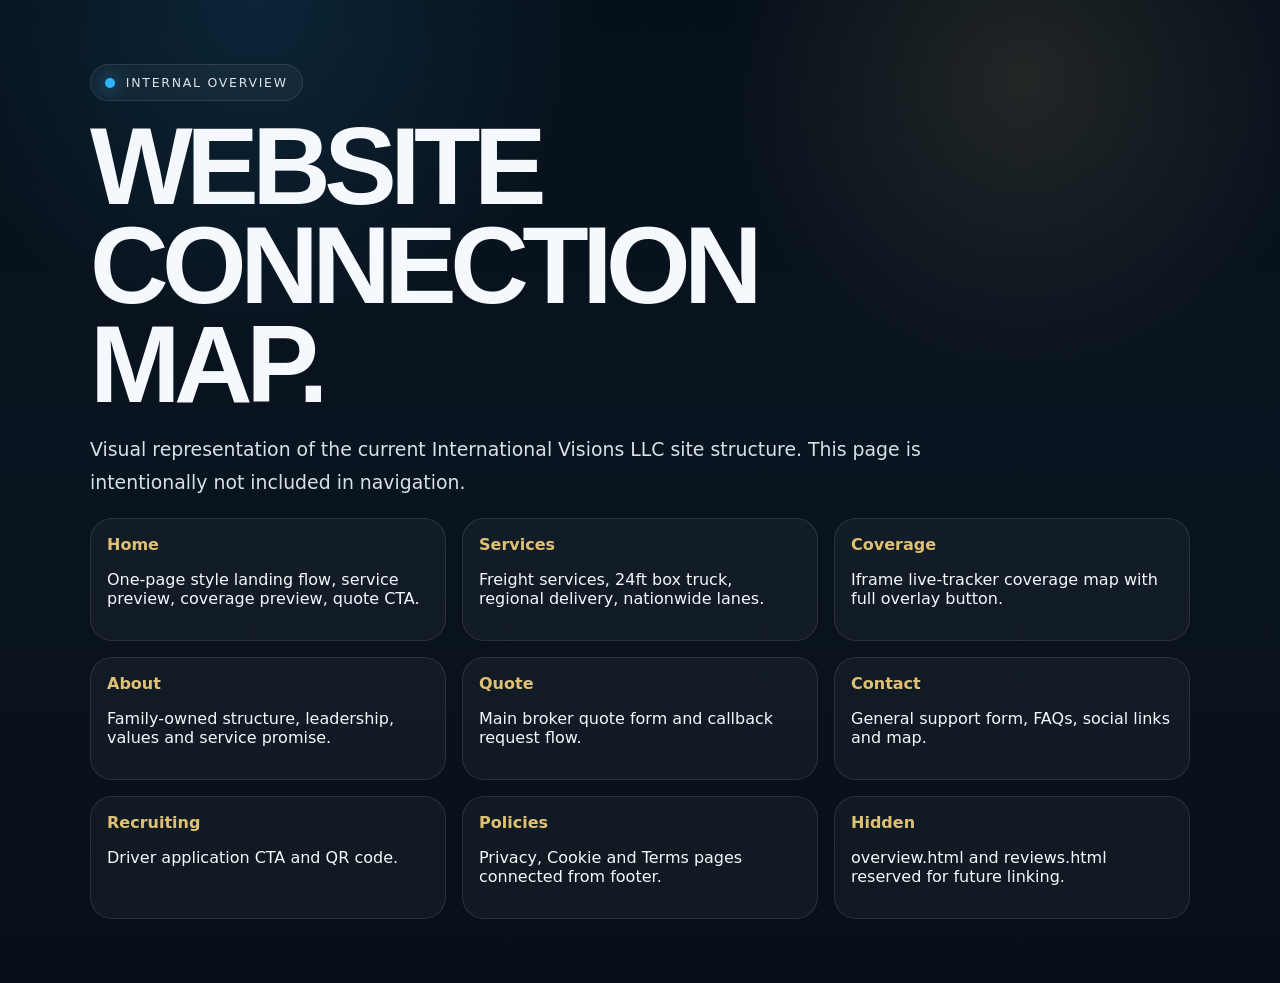
<file: docs/overview.html>
<!doctype html><html lang="en"><head><meta charset="utf-8"><meta name="viewport" content="width=device-width,initial-scale=1"><title>IVLLC Site Overview</title><link rel="stylesheet" href="style.css"><style>body{padding:4rem 1rem}.mapviz{max-width:1100px;margin:auto}.flow{display:grid;grid-template-columns:repeat(3,1fr);gap:1rem}.nodebox{border:1px solid var(--line);border-radius:22px;padding:1rem;background:rgba(255,255,255,.04)}.nodebox b{color:var(--gold2)}@media(max-width:800px){.flow{grid-template-columns:1fr}}</style></head><body><main class="mapviz"><span class="eyebrow"><span class="dot"></span> Internal Overview</span><h1>Website connection map.</h1><p class="lead">Visual representation of the current International Visions LLC site structure. This page is intentionally not included in navigation.</p><section class="flow"><div class="nodebox"><b>Home</b><p>One-page style landing flow, service preview, coverage preview, quote CTA.</p></div><div class="nodebox"><b>Services</b><p>Freight services, 24ft box truck, regional delivery, nationwide lanes.</p></div><div class="nodebox"><b>Coverage</b><p>Iframe live-tracker coverage map with full overlay button.</p></div><div class="nodebox"><b>About</b><p>Family-owned structure, leadership, values and service promise.</p></div><div class="nodebox"><b>Quote</b><p>Main broker quote form and callback request flow.</p></div><div class="nodebox"><b>Contact</b><p>General support form, FAQs, social links and map.</p></div><div class="nodebox"><b>Recruiting</b><p>Driver application CTA and QR code.</p></div><div class="nodebox"><b>Policies</b><p>Privacy, Cookie and Terms pages connected from footer.</p></div><div class="nodebox"><b>Hidden</b><p>overview.html and reviews.html reserved for future linking.</p></div></section></main></body></html>
</file>
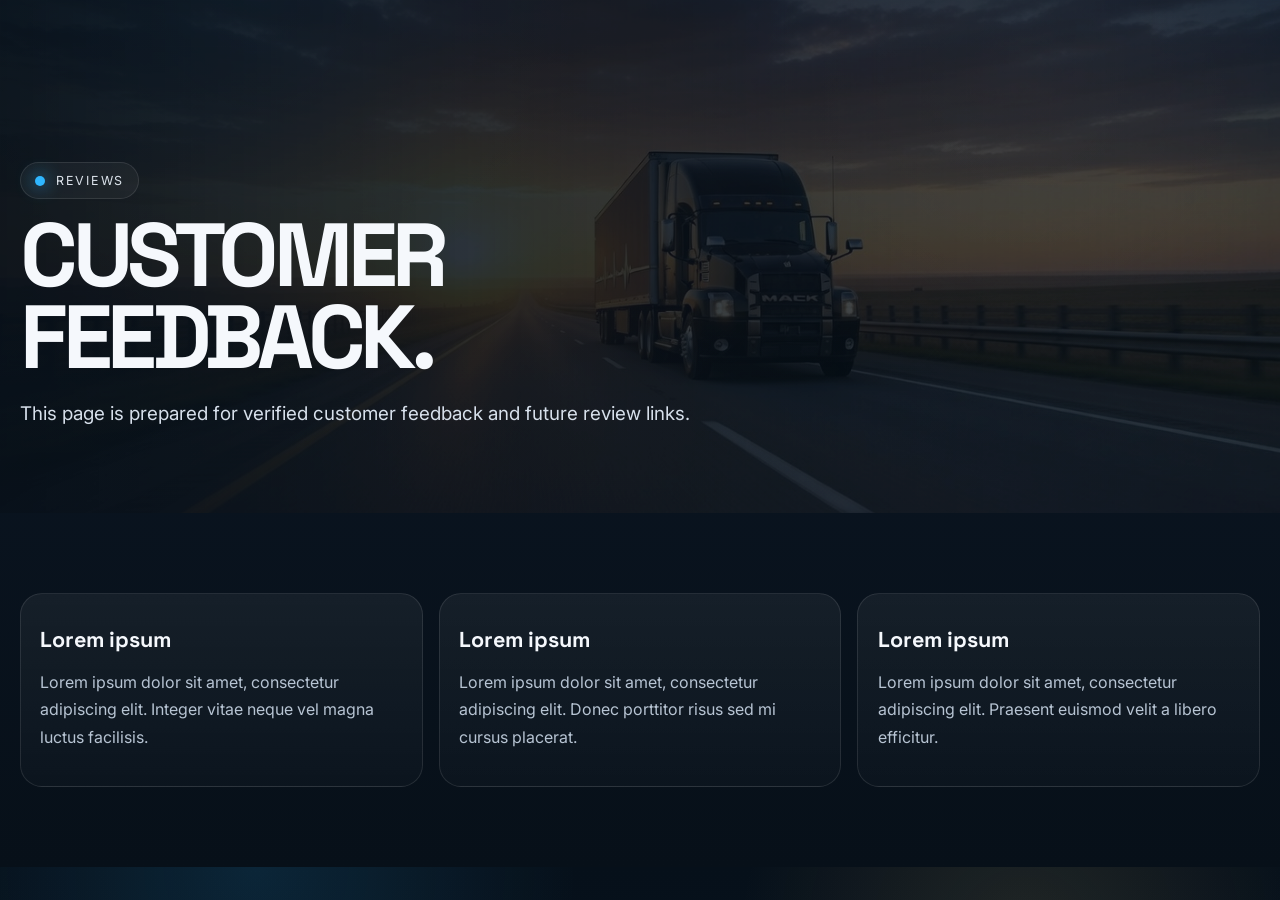
<file: docs/reviews.html>
<!doctype html><html lang="en"><head><meta charset="utf-8"><meta name="viewport" content="width=device-width, initial-scale=1"><title>Reviews | International Visions LLC</title><meta name="description" content="Future review page for International Visions LLC customer feedback and service notes."><meta name="robots" content="noindex,follow"><link rel="stylesheet" href="style.css"><link rel="preconnect" href="https://fonts.googleapis.com"><link href="https://fonts.googleapis.com/css2?family=Inter:wght@400;700;900&family=Space+Grotesk:wght@700&display=swap" rel="stylesheet"></head><body><main><section class="page-hero"><div class="container"><span class="eyebrow"><span class="dot"></span> Reviews</span><h1>Customer feedback.</h1><p class="lead">This page is prepared for verified customer feedback and future review links.</p></div></section><section class="section"><div class="container grid-3"><article class="card"><h3>Lorem ipsum</h3><p>Lorem ipsum dolor sit amet, consectetur adipiscing elit. Integer vitae neque vel magna luctus facilisis.</p></article><article class="card"><h3>Lorem ipsum</h3><p>Lorem ipsum dolor sit amet, consectetur adipiscing elit. Donec porttitor risus sed mi cursus placerat.</p></article><article class="card"><h3>Lorem ipsum</h3><p>Lorem ipsum dolor sit amet, consectetur adipiscing elit. Praesent euismod velit a libero efficitur.</p></article></div></section></main></body></html>
</file>
<file: docs/style.css>
:root{--bg:#071019;--bg2:#0c1723;--panel:rgba(13,23,35,.78);--line:rgba(255,255,255,.1);--text:#f5f8fc;--muted:#b7c4d3;--blue:#2fb6ff;--blue2:#0f77c8;--blue3:#69d3ff;--gold:#b88a42;--gold2:#e0c174;--steel:#dce3eb;--radius:24px;--max:1240px;--nav:82px}*{box-sizing:border-box}html{scroll-behavior:smooth}body{margin:0;background:radial-gradient(circle at 20% 0,rgba(47,182,255,.13),transparent 24%),radial-gradient(circle at 80% 8%,rgba(224,193,116,.12),transparent 22%),linear-gradient(180deg,#06101a,#0a1420 45%,#071019);color:var(--text);font-family:Inter,system-ui,-apple-system,Segoe UI,sans-serif;overflow-x:hidden}body:before{content:"";position:fixed;inset:0;background:linear-gradient(rgba(255,255,255,.025) 1px,transparent 1px),linear-gradient(90deg,rgba(255,255,255,.025) 1px,transparent 1px);background-size:46px 46px;pointer-events:none;opacity:.45;mask-image:linear-gradient(#000,transparent 90%)}a{text-decoration:none;color:inherit}img,video{max-width:100%;display:block}.container{width:min(calc(100% - 2rem),var(--max));margin:auto;position:relative;z-index:2}.topbar{height:var(--nav);position:fixed;inset:0 0 auto;z-index:100;background:linear-gradient(180deg,rgba(5,10,16,.96),rgba(5,10,16,.68));border-bottom:1px solid var(--line);backdrop-filter:blur(16px)}.topbar-inner{height:100%;display:flex;align-items:center;justify-content:space-between;gap:1rem}.brand{display:flex;align-items:center;gap:.8rem}.brand img{width:150px;height:50px;object-fit:contain}.nav{display:flex;align-items:center;gap:1rem}.nav a{color:var(--muted);font-weight:700;font-size:.92rem}.nav a:hover,.nav a.active{color:#fff}.btn{display:inline-flex;align-items:center;justify-content:center;gap:.55rem;min-height:50px;padding:0 1.05rem;border-radius:999px;font-weight:900;border:1px solid transparent;transition:.3s ease}.btn:hover{transform:translateY(-2px)}.btn-primary{background:linear-gradient(135deg,var(--gold2),var(--gold));color:#071019;box-shadow:0 14px 35px rgba(184,138,66,.25)}.btn-secondary{background:rgba(255,255,255,.045);border-color:var(--line);color:#fff}.menu-toggle{display:none;border:1px solid var(--line);background:rgba(255,255,255,.05);color:#fff;border-radius:14px;width:46px;height:46px}.mobile-menu{display:none;position:fixed;top:calc(var(--nav) + .6rem);left:1rem;right:1rem;z-index:99;background:rgba(6,12,20,.97);border:1px solid var(--line);border-radius:22px;padding:.7rem}.mobile-menu.show{display:block}.mobile-menu a{display:block;padding:1rem;border-radius:14px}.hero{min-height:100svh;padding-top:var(--nav);display:flex;align-items:center;position:relative;overflow:hidden}.hero-media{position:absolute;inset:0;background:linear-gradient(90deg,rgba(7,16,25,.92),rgba(7,16,25,.42),rgba(7,16,25,.72)),linear-gradient(180deg,transparent 40%,#071019),url('assets/hero-truck.jpg') center/cover no-repeat;transform:scale(1.04)}.hero video{position:absolute;inset:0;width:100%;height:100%;object-fit:cover;opacity:.22;mix-blend-mode:screen}.hero-grid{display:grid;grid-template-columns:1.1fr .9fr;gap:1.4rem;align-items:end;padding:5rem 0}.eyebrow{display:inline-flex;gap:.65rem;align-items:center;padding:.64rem .9rem;border:1px solid var(--line);border-radius:999px;background:rgba(255,255,255,.045);color:var(--steel);text-transform:uppercase;letter-spacing:.14em;font-size:.78rem}.dot{width:10px;height:10px;border-radius:50%;background:var(--blue);box-shadow:0 0 18px var(--blue)}h1,h2,h3,h4{font-family:'Space Grotesk',Inter,sans-serif}h1{font-size:clamp(3.2rem,8.5vw,7rem);line-height:.91;letter-spacing:-.06em;margin:1rem 0;text-transform:uppercase;max-width:12ch}h2{font-size:clamp(2.3rem,5vw,4.4rem);line-height:.95;letter-spacing:-.05em;margin:.7rem 0 1rem;text-transform:uppercase}.lead{font-size:clamp(1.05rem,1.5vw,1.18rem);line-height:1.75;color:#d7e0eb;max-width:58rem}.hero-actions{display:flex;gap:.8rem;flex-wrap:wrap;margin-top:1.4rem}.panel{background:linear-gradient(180deg,rgba(255,255,255,.06),rgba(255,255,255,.02));border:1px solid var(--line);border-radius:var(--radius);box-shadow:0 24px 80px rgba(0,0,0,.28)}.quick-card{padding:1.25rem}.quick-row{display:flex;justify-content:space-between;gap:1rem;padding:1rem 0;border-bottom:1px solid var(--line)}.quick-row:last-child{border-bottom:0}.quick-row strong{font-size:1.2rem}.quick-row span{color:var(--muted)}.section{padding:5rem 0;position:relative}.section.small{padding:3rem 0}.copy{color:#c8d5e2;line-height:1.8;font-size:1.03rem}.grid-3{display:grid;grid-template-columns:repeat(3,1fr);gap:1rem}.grid-2{display:grid;grid-template-columns:repeat(2,1fr);gap:1rem}.card{padding:1.2rem;border-radius:22px;background:linear-gradient(180deg,rgba(255,255,255,.055),rgba(255,255,255,.02));border:1px solid var(--line)}.card i{color:var(--blue3);font-size:1.4rem}.card h3{font-size:1.35rem;margin:.8rem 0 .5rem}.card p{color:var(--muted);line-height:1.7}.scroll-guide{overflow:hidden;border-block:1px solid rgba(255,255,255,.08);background:rgba(255,255,255,.025);height:58px;display:flex;align-items:center}.scroll-track{display:flex;gap:4.5rem;white-space:nowrap;animation:marquee 22s linear infinite;padding-left:4rem}.scroll-track span{display:inline-flex;align-items:center;gap:1.4rem;color:var(--gold2);font-weight:900;text-transform:uppercase;letter-spacing:.2em;font-size:.82rem;padding-inline:2.5rem}.scroll-track img{width:46px;transform:scaleX(-1);margin-inline:1.2rem;filter:drop-shadow(0 0 10px rgba(47,182,255,.35))}@keyframes marquee{from{transform:translateX(-50%)}to{transform:translateX(0)}}.route-spine{position:absolute;left:50%;top:-20px;bottom:-20px;width:4px;transform:translateX(-50%);background:linear-gradient(var(--blue),transparent);opacity:.45}.route-spine:after{content:"";position:absolute;left:50%;top:0;width:16px;height:70px;transform:translateX(-50%);background:radial-gradient(circle,var(--blue3),transparent 40%),linear-gradient(transparent,var(--blue3),transparent);filter:blur(2px);animation:spinePulse 3.5s ease-in-out infinite}@keyframes spinePulse{0%{top:0;opacity:0}15%{opacity:1}85%{opacity:1}100%{top:calc(100% - 70px);opacity:0}}.animated{opacity:0;transform:translateY(34px);transition:opacity .9s cubic-bezier(.2,.8,.2,1),transform .9s cubic-bezier(.2,.8,.2,1)}.animated.in{opacity:1;transform:none}.map-wrap{position:relative;min-height:620px;padding:1rem;overflow:hidden}.map-wrap:before{content:"";position:absolute;inset:0;background:radial-gradient(circle at 50% 45%,rgba(47,182,255,.13),transparent 45%)}.map-object{position:absolute;inset:2rem;width:calc(100% - 4rem);height:calc(100% - 4rem);object-fit:contain;opacity:.24;filter:drop-shadow(0 0 22px rgba(47,182,255,.18))}.routes-svg{position:absolute;inset:0;width:100%;height:100%}.route{fill:none;stroke-width:3.5;stroke-linecap:round;stroke-dasharray:10 12;filter:drop-shadow(0 0 8px currentColor);animation:routeMove 4.5s linear infinite}.route.blue{stroke:var(--blue3);color:var(--blue3)}.route.gold{stroke:var(--gold2);color:var(--gold2)}.route.dim{stroke:#1a82d2;color:#1a82d2;opacity:.75}@keyframes routeMove{to{stroke-dashoffset:-120}}.map-label{position:absolute;padding:.55rem .75rem;border:1px solid var(--line);background:rgba(7,16,25,.84);border-radius:999px;font-weight:900;font-size:.82rem;box-shadow:0 10px 25px rgba(0,0,0,.22)}.label-md{left:80.5%;top:39%}.label-denver{left:40%;top:43%}.label-west{left:9%;top:47%}.label-south{left:12%;top:64%}.label-ne{right:4%;top:34%}.label-mid{left:54%;top:37%}.map-node{fill:var(--blue3);filter:drop-shadow(0 0 10px currentColor)}.map-node.base,.map-node.denver{fill:var(--gold2)}.route-loop{stroke-dasharray:8 10}.quote-title{font-size:clamp(2rem,3vw,3rem);margin:.75rem 0 .35rem}.quote-copy{margin-top:0;margin-bottom:1.2rem}.form-grid{display:grid;grid-template-columns:repeat(2,1fr);gap:.85rem}.form-grid .full{grid-column:1/-1}label{display:block;color:var(--steel);font-weight:800;margin-bottom:.35rem;font-size:.86rem}input,textarea,select{width:100%;border:1px solid rgba(255,255,255,.12);background:rgba(255,255,255,.045);color:#fff;border-radius:16px;padding:.9rem 1rem;outline:none}textarea{min-height:120px}.contact-visual{padding:1rem}.contact-visual img{border-radius:22px;border:1px solid var(--line);background:#071019}.driver-strip{padding:2rem;border-radius:28px;background:linear-gradient(135deg,rgba(47,182,255,.12),rgba(224,193,116,.12));border:1px solid var(--line);display:grid;grid-template-columns:1fr auto;gap:1.4rem;align-items:center}.driver-strip img{width:125px;border-radius:16px;background:#fff;padding:.5rem}.footer{padding:4rem 0 2rem;background:#050b12;border-top:1px solid var(--line)}.footer-grid{display:grid;grid-template-columns:1.3fr repeat(3,1fr);gap:1.5rem}.footer-logo{width:180px;margin-bottom:1rem}.footer h4{margin:.2rem 0 1rem}.footer a{display:block;color:var(--muted);margin:.55rem 0}.socials{display:flex;gap:.7rem;margin-top:1rem}.socials a{display:grid;place-items:center;width:42px;height:42px;border:1px solid var(--line);border-radius:13px;color:#fff;background:rgba(255,255,255,.04)}.copyright{margin-top:2rem;padding-top:1.4rem;border-top:1px solid var(--line);color:var(--muted);font-size:.9rem}.page-hero{padding:calc(var(--nav) + 5rem) 0 4rem;position:relative;overflow:hidden}.page-hero:before{content:"";position:absolute;inset:0;background:linear-gradient(90deg,rgba(7,16,25,.94),rgba(7,16,25,.56)),url('assets/hero-truck.jpg') center/cover no-repeat;opacity:.75}.page-hero .container{position:relative}.page-hero h1{font-size:clamp(3rem,7vw,5.7rem);max-width:13ch}.faq details{padding:1.1rem;border:1px solid var(--line);border-radius:18px;background:rgba(255,255,255,.035);margin:.7rem 0}.faq summary{cursor:pointer;font-weight:900}.faq p{color:var(--muted);line-height:1.75}.logo-pulse path{animation:logoPulse 2.8s ease-in-out infinite}@keyframes logoPulse{50%{filter:drop-shadow(0 0 9px #2fb6ff)}}@media(max-width:920px){.label-mid{display:none}.label-ne{right:2%;top:32%}.label-md{left:70%;top:39%}.label-denver{left:35%;top:43%}.label-west{left:4%;top:46%}.label-south{left:7%;top:64%}.nav,.topbar .btn-secondary{display:none}.menu-toggle{display:block}.hero-grid,.grid-2,.grid-3,.footer-grid,.driver-strip{grid-template-columns:1fr}.hero{align-items:flex-end}.hero-grid{padding:4rem 0}.form-grid{grid-template-columns:1fr}.map-wrap{min-height:480px}.route-spine{left:1rem}.footer-grid{gap:.5rem}.brand img{width:128px}}@media(max-width:520px){.container{width:min(calc(100% - 1rem),var(--max))}.section{padding:3.3rem 0}.btn{width:100%}.hero-highlights{grid-template-columns:1fr}.map-object{inset:.5rem;width:calc(100% - 1rem);height:calc(100% - 1rem)}}


/* v8 refinements: cross-page conversion, aligned map overlay, stronger scroll guide */
.scroll-guide{height:66px;background:linear-gradient(90deg,rgba(47,182,255,.05),rgba(224,193,116,.08),rgba(47,182,255,.05));}
.scroll-track{gap:7rem;animation:marquee 26s linear infinite;padding-left:8rem;}
.scroll-track span{gap:2.2rem;padding-inline:4rem;font-size:.9rem;letter-spacing:.24em;}
.scroll-track img{width:110px;margin-inline:2.4rem;transform:scaleX(-1);}
.quick-quote-bar{padding-top:2.5rem;padding-bottom:2.5rem;background:linear-gradient(180deg,rgba(47,182,255,.035),rgba(224,193,116,.035));}
.quick-quote-panel{display:grid;grid-template-columns:.9fr 1.6fr;gap:1.1rem;align-items:end;padding:1rem;border:1px solid var(--line);border-radius:28px;background:linear-gradient(135deg,rgba(255,255,255,.06),rgba(255,255,255,.025));box-shadow:0 20px 70px rgba(0,0,0,.22)}
.quick-quote-copy h2{font-size:clamp(1.8rem,3vw,2.7rem);margin:.65rem 0 .25rem;}
.quick-quote-form{display:grid;grid-template-columns:repeat(5,minmax(0,1fr));gap:.65rem;align-items:end}
.quick-quote-form label{margin:0}.quick-quote-form label span{display:block;color:var(--steel);font-weight:900;font-size:.78rem;margin-bottom:.35rem;text-transform:uppercase;letter-spacing:.08em}.quick-quote-form input{min-height:50px}.quick-quote-form .btn{min-height:52px;white-space:nowrap}
.cross-links{padding-top:1rem}.cross-panel{padding:1.2rem}.cross-panel h2{font-size:clamp(1.8rem,3vw,2.7rem)}.link-grid{display:grid;grid-template-columns:repeat(4,1fr);gap:.8rem;margin-top:1rem}.link-card{display:block;padding:1rem;border:1px solid var(--line);border-radius:20px;background:rgba(255,255,255,.035);transition:.25s ease}.link-card:hover{transform:translateY(-3px);border-color:rgba(47,182,255,.4)}.link-card strong{display:block;color:#fff;margin-bottom:.35rem}.link-card span{display:block;color:var(--muted);line-height:1.5;font-size:.92rem}.map-wrap{min-height:650px;padding:0;overflow:hidden}.map-canvas{position:absolute;inset:2rem}.map-object,.routes-svg{position:absolute;inset:0;width:100%;height:100%;object-fit:contain}.routes-svg{overflow:visible}.map-label-point{transform:translate(-50%,-50%);font-size:.74rem;white-space:nowrap}.label-md{left:84%;top:47%}.label-denver{left:39%;top:50%}.label-chicago{left:63%;top:37%}.label-atlanta{left:72%;top:67%}.label-dallas{left:49%;top:71%}.label-la{left:13%;top:59%}.label-seattle{left:10%;top:11%}.label-ny{left:92%;top:34%}.brand img{width:190px;height:54px}.footer-logo{width:220px}.quote-panel .eyebrow{font-size:.82rem}
@media(max-width:1100px){.quick-quote-panel{grid-template-columns:1fr}.quick-quote-form{grid-template-columns:repeat(2,1fr)}.quick-quote-form .btn{grid-column:1/-1}.link-grid{grid-template-columns:repeat(2,1fr)}}
@media(max-width:920px){.map-canvas{inset:1rem}.map-wrap{min-height:520px}.label-md{left:82%;top:47%}.label-ny{left:90%;top:34%}.brand img{width:150px}.footer-logo{width:180px}}
@media(max-width:560px){.quick-quote-form{grid-template-columns:1fr}.link-grid{grid-template-columns:1fr}.scroll-track{gap:4rem;padding-left:5rem}.scroll-track span{padding-inline:2.5rem}.map-wrap{min-height:430px}.map-label-point{font-size:.62rem;padding:.42rem .55rem}.label-chicago,.label-atlanta,.label-dallas{display:none}}

/* v10 refinements */
.nav-icons a{display:inline-flex;align-items:center;gap:.42rem}
.nav-sep{width:1px;height:18px;background:linear-gradient(180deg,transparent,rgba(255,255,255,.22),transparent)}
.live-pill{display:inline-flex;align-items:center;gap:.5rem;border:1px solid rgba(71,224,161,.35);background:rgba(71,224,161,.08);color:#d9fff0;border-radius:999px;min-height:42px;padding:0 .9rem;font-weight:900;text-transform:uppercase;font-size:.78rem;letter-spacing:.08em}
.live-pill span{width:9px;height:9px;border-radius:50%;background:#47e0a1;box-shadow:0 0 18px rgba(71,224,161,.9);animation:liveBlink 1.15s ease-in-out infinite}
@keyframes liveBlink{0%,100%{opacity:.35;transform:scale(.85)}50%{opacity:1;transform:scale(1.18)}}
.chat-link{width:50px;padding:0;font-size:1.05rem}
.coverage-frame-wrap{position:relative;overflow:hidden;padding:0;border-radius:var(--radius);min-height:720px}
.coverage-frame{display:block;width:100%;height:min(82vh,820px);min-height:640px;border:0;background:#071019}
.open-map-overlay{position:absolute;right:18px;bottom:18px;z-index:5;display:inline-flex;align-items:center;gap:.5rem;background:linear-gradient(135deg,var(--gold2),var(--gold));color:#071019;border-radius:999px;padding:.85rem 1rem;font-weight:950;box-shadow:0 18px 44px rgba(0,0,0,.28)}
.image-links .image-card{position:relative;overflow:hidden;min-height:260px;display:flex;flex-direction:column;justify-content:flex-end}
.image-card img{position:absolute;inset:0;width:100%;height:100%;object-fit:cover;opacity:.18;filter:saturate(.9) contrast(1.05)}
.image-card:before{content:"";position:absolute;inset:0;background:linear-gradient(180deg,rgba(7,16,25,.12),rgba(7,16,25,.92))}
.image-card strong,.image-card span{position:relative;z-index:1}
.contact-info-card{padding:1.4rem}
.contact-logo{width:min(320px,80%);height:auto;margin-bottom:1rem}
.contact-methods{display:grid;gap:.75rem;margin:1.2rem 0}
.contact-methods a{display:flex;align-items:center;gap:.7rem;padding:.9rem 1rem;border:1px solid var(--line);border-radius:16px;background:rgba(255,255,255,.035);color:#fff;font-weight:850}
.socials.large a{width:46px;height:46px;font-size:1.05rem}
.map-embed{overflow:hidden;padding:0;min-height:460px}
.map-embed iframe{display:block;width:100%;height:460px;border:0;filter:grayscale(.12) invert(.88) hue-rotate(170deg) saturate(.75);opacity:.92}
.faq-grid{display:grid;grid-template-columns:repeat(2,1fr);gap:1rem}
.legal{padding:clamp(1.2rem,3vw,2.4rem)}
.legal h2{font-size:clamp(1.45rem,2.8vw,2.2rem);margin-top:1.5rem}
.legal p{color:#c8d5e2;line-height:1.85}
.legal a{color:var(--blue3);font-weight:900}
.footer-grid{grid-template-columns:1.3fr repeat(4,1fr)}
@media(max-width:1040px){
  .nav-sep,.live-pill{display:none}
  .footer-grid{grid-template-columns:1fr 1fr}
}
@media(max-width:760px){
  .coverage-frame-wrap{min-height:620px}
  .coverage-frame{min-height:620px;height:78vh}
  .faq-grid,.footer-grid{grid-template-columns:1fr}
}

/* v11 final tightening */
.pulse-nav-btn,.pulse-hero-btn{
  position:relative;
  display:inline-flex;
  align-items:center;
  justify-content:center;
  gap:.55rem;
  min-height:48px;
  padding:0 1rem;
  border-radius:999px;
  font-weight:950;
  letter-spacing:.02em;
  border:1px solid rgba(255,255,255,.14);
  color:#fff;
  background:linear-gradient(180deg,rgba(255,255,255,.08),rgba(255,255,255,.025));
  box-shadow:0 16px 35px rgba(0,0,0,.22), inset 0 1px 0 rgba(255,255,255,.08);
  overflow:hidden;
}
.pulse-nav-btn span,.pulse-hero-btn span{
  width:10px;height:10px;border-radius:50%;
  background:var(--blue);
  box-shadow:0 0 18px var(--blue),0 0 34px rgba(47,182,255,.55);
  animation:pulseLight 1.3s ease-in-out infinite;
}
.pulse-nav-btn.recruit span,.pulse-hero-btn.recruit span{
  background:var(--gold2);
  box-shadow:0 0 18px var(--gold2),0 0 34px rgba(224,193,116,.55);
}
.pulse-nav-btn:after,.pulse-hero-btn:after{
  content:"";
  position:absolute;inset:0;
  background:linear-gradient(90deg,transparent,rgba(255,255,255,.16),transparent);
  transform:translateX(-120%);
  animation:sheen 3.8s ease-in-out infinite;
}
.pulse-hero-btn{min-height:58px;padding:0 1.35rem;font-size:1rem}
@keyframes pulseLight{0%,100%{transform:scale(.86);opacity:.55}50%{transform:scale(1.22);opacity:1}}
@keyframes sheen{0%,48%{transform:translateX(-120%)}70%,100%{transform:translateX(120%)}}

.iv-loader{
  position:relative;
  margin-top:1.3rem;
  width:min(520px,100%);
  height:86px;
  border:1px solid rgba(255,255,255,.1);
  border-radius:999px;
  background:linear-gradient(180deg,rgba(255,255,255,.055),rgba(255,255,255,.02));
  overflow:hidden;
  box-shadow:0 18px 45px rgba(0,0,0,.22);
}
.iv-loader .roadline{
  position:absolute;left:26px;right:26px;top:50%;
  height:3px;border-radius:4px;
  background:repeating-linear-gradient(90deg,var(--gold2) 0 24px,transparent 24px 44px);
  opacity:.86;
  animation:roadRun 1.25s linear infinite;
}
.iv-loader img{
  position:absolute;top:18px;left:22px;width:92px;height:50px;object-fit:contain;
  filter:drop-shadow(0 0 15px rgba(47,182,255,.5));
  animation:loaderTruck 4.8s cubic-bezier(.45,0,.25,1) infinite;
}
.heartbeat-load{
  position:absolute;right:26px;top:24px;width:170px;height:36px;
  background:
    linear-gradient(90deg,transparent 0 14%,var(--blue) 14% 23%,transparent 23% 31%,var(--blue) 31% 36%,transparent 36% 42%,var(--blue) 42% 52%,transparent 52% 100%);
  clip-path:polygon(0 50%,22% 50%,30% 12%,38% 88%,48% 22%,58% 68%,68% 42%,100% 50%,100% 60%,68% 52%,58% 78%,48% 32%,38% 98%,30% 22%,22% 60%,0 60%);
  opacity:.9;
  filter:drop-shadow(0 0 16px rgba(47,182,255,.8));
  animation:heartPulse 1.4s ease-in-out infinite;
}
@keyframes roadRun{to{background-position:-44px 0}}
@keyframes loaderTruck{0%{transform:translateX(-110px)}50%,70%{transform:translateX(210px)}100%{transform:translateX(560px)}}
@keyframes heartPulse{0%,100%{transform:scaleX(.96);opacity:.55}50%{transform:scaleX(1.04);opacity:1}}

.scroll-guide-v11{height:76px;background:linear-gradient(90deg,rgba(47,182,255,.075),rgba(224,193,116,.075));}
.scroll-guide-v11 .scroll-track{height:100%;gap:2.4rem;animation:rollLeft 42s linear infinite}
.scroll-guide-v11 span,.scroll-guide-v11 a{
  display:inline-flex;align-items:center;gap:1rem;
  color:#fff;
  font-size:1.05rem;
  font-weight:1000;
  letter-spacing:.13em;
  text-transform:uppercase;
  padding:0 .5rem;
  white-space:nowrap;
}
.scroll-guide-v11 span img{width:68px;height:38px;object-fit:contain;margin-right:.6rem}
.scroll-guide-v11 a{
  border:1px solid rgba(255,255,255,.13);
  border-radius:999px;
  min-height:42px;
  padding:0 1.1rem;
  color:#071019;
  background:linear-gradient(135deg,var(--gold2),var(--gold));
  letter-spacing:.06em;
}
@keyframes rollLeft{from{transform:translateX(-50%)}to{transform:translateX(0)}}

.footer-simple{padding:3rem 0 3.5rem;background:linear-gradient(180deg,rgba(255,255,255,.02),rgba(0,0,0,.22));border-top:1px solid var(--line)}
.footer-link-row{
  display:flex;
  flex-wrap:wrap;
  justify-content:center;
  align-items:center;
  gap:.7rem;
  margin:0 auto 2rem;
  max-width:1120px;
}
.footer-link-row a{
  color:#d7e0eb;
  font-weight:850;
  font-size:.95rem;
  transition:.25s ease;
}
.footer-link-row a:hover{color:#fff}
.footer-link-row span{
  width:1px;height:18px;
  background:linear-gradient(180deg,transparent,rgba(255,255,255,.28),transparent);
}
.footer-center{text-align:center;display:grid;justify-items:center;gap:1rem}
.footer-icon{
  width:118px;height:118px;object-fit:contain;
  filter:drop-shadow(0 18px 40px rgba(0,0,0,.35));
}
.footer-center p{
  margin:0;color:#c8d5e2;font-weight:750;line-height:1.6;
}

.coverage-map-section{padding-top:3rem}
.coverage-map-section>.coverage-frame-wrap{
  width:min(1760px,calc(100vw - 2rem));
  margin:1.25rem auto 0;
}
.coverage-copy{max-width:1500px}
.coverage-frame-wrap{
  min-height:860px;
  border-radius:28px;
  overflow:hidden;
  background:#071019;
}
.coverage-frame{
  height:860px;
  min-height:860px;
  width:100%;
  display:block;
}
.open-map-overlay{
  right:24px;bottom:24px;
  padding:1rem 1.2rem;
}

.v11-link-panels{
  align-items:stretch;
}
.v11-link-panels .image-card{
  min-height:360px;
  padding:1.4rem;
  justify-content:flex-start;
  background:
    linear-gradient(180deg,rgba(7,16,25,.42),rgba(7,16,25,.96)),
    var(--panel-bg) center/cover no-repeat;
}
.v11-link-panels .image-card>img{display:none}
.v11-link-panels .image-card:before{display:none}
.image-square{
  position:relative;
  z-index:1;
  width:100%;
  aspect-ratio:1/1;
  max-height:190px;
  display:grid;
  place-items:center;
  border:1px solid rgba(255,255,255,.12);
  border-radius:20px;
  background:rgba(6,14,22,.68);
  overflow:hidden;
  margin-bottom:1.25rem;
}
.image-square img{
  position:relative!important;
  inset:auto!important;
  width:82%!important;
  height:82%!important;
  object-fit:contain!important;
  opacity:1!important;
  filter:drop-shadow(0 12px 30px rgba(0,0,0,.35))!important;
}
.v11-link-panels .image-card strong{
  margin-top:.25rem;
  font-size:1.35rem;
  line-height:1.08;
}
.v11-link-panels .image-card em{
  position:relative;
  z-index:1;
  color:#c8d5e2;
  line-height:1.55;
  font-style:normal;
  margin-top:.75rem;
  display:block;
}
.cross-panel>h2{
  background:none!important;
  display:block;
}

@media(max-width:1040px){
  .pulse-nav-btn{display:none}
  .coverage-frame-wrap,.coverage-frame{min-height:760px;height:760px}
}
@media(max-width:760px){
  .scroll-guide-v11{height:70px}
  .scroll-guide-v11 span,.scroll-guide-v11 a{font-size:.9rem}
  .scroll-guide-v11 span img{width:58px}
  .coverage-map-section>.coverage-frame-wrap{width:calc(100vw - 1rem)}
  .coverage-frame-wrap,.coverage-frame{min-height:690px;height:690px}
  .footer-link-row span{display:none}
}

/* v12 scrolling bars */
.scroll-guides{border-block:1px solid rgba(255,255,255,.08);background:rgba(255,255,255,.025);overflow:hidden}
.scroll-guides .scroll-guide{height:54px;display:flex;align-items:center;overflow:hidden}
.scroll-guides .scroll-guide-statement{background:linear-gradient(90deg,rgba(47,182,255,.08),rgba(224,193,116,.06))}
.scroll-guides .scroll-guide-action{height:48px;background:rgba(4,10,16,.48)}
.scroll-guides .scroll-track{display:flex;align-items:center;gap:2.25rem;min-width:max-content;animation:rollV12 46s linear infinite}
.scroll-guides .scroll-track.reverse{animation:rollV12Reverse 52s linear infinite}
.scroll-guides span{display:inline-flex;align-items:center;gap:1rem;white-space:nowrap;color:#fff;font-weight:950;letter-spacing:.14em;text-transform:uppercase;font-size:.92rem}
.scroll-guides span img{width:62px;height:34px;object-fit:contain;filter:drop-shadow(0 0 10px rgba(47,182,255,.38))}
.scroll-guides .mini-action{display:inline-flex;align-items:center;justify-content:center;min-height:34px;padding:0 .95rem;border-radius:999px;background:linear-gradient(135deg,var(--gold2),var(--gold));color:#071019;font-weight:1000;letter-spacing:.09em;text-transform:uppercase;font-size:.78rem;box-shadow:0 10px 26px rgba(0,0,0,.24)}
@keyframes rollV12{from{transform:translateX(0)}to{transform:translateX(-50%)}}
@keyframes rollV12Reverse{from{transform:translateX(-50%)}to{transform:translateX(0)}}

/* v12 footer */
.footer-v12{position:relative;padding:3.5rem 0;background:linear-gradient(180deg,rgba(255,255,255,.02),rgba(0,0,0,.28));border-top:1px solid var(--line);overflow:hidden}
.footer-v12:before{content:"";position:absolute;inset:0;background:url('assets/grain.svg');opacity:.035;mix-blend-mode:screen;pointer-events:none}
.footer-brand-top{display:grid;justify-items:center;gap:1.15rem;margin-bottom:2rem}
.footer-v12 .footer-icon{width:132px;height:132px;object-fit:contain;filter:drop-shadow(0 20px 45px rgba(0,0,0,.42))}
.footer-socials{justify-content:center}
.footer-categories{display:grid;grid-template-columns:repeat(4,1fr);gap:1rem;margin:0 auto 2rem;max-width:1120px}
.footer-categories>div{border:1px solid rgba(255,255,255,.08);border-radius:20px;background:rgba(255,255,255,.025);padding:1rem;text-align:center}
.footer-categories h4{margin:.1rem 0 .8rem;color:var(--gold2);text-transform:uppercase;letter-spacing:.12em;font-size:.78rem}
.footer-categories a{display:block;color:#c8d5e2;padding:.42rem .2rem;font-weight:760}
.footer-categories a+a{border-top:1px solid rgba(255,255,255,.055)}
.footer-categories a:hover{color:#fff}
.footer-legal{margin:0 auto;text-align:center;color:#c8d5e2;font-weight:800;line-height:1.6;max-width:900px}

/* title entrance animations */
h1,h2,.page-hero .lead,.hero .lead{
  animation:titleRise .86s cubic-bezier(.22,1,.36,1) both;
}
h2{animation-delay:.06s}
.page-hero .lead,.hero .lead{animation-delay:.12s}
@keyframes titleRise{from{opacity:0;transform:translateY(26px);filter:blur(8px)}to{opacity:1;transform:translateY(0);filter:blur(0)}}

/* square next-step images */
.v11-link-panels .image-card{padding-top:1.35rem!important}
.v11-link-panels .image-square{
  width:100%!important;
  aspect-ratio:1/1!important;
  max-height:none!important;
  height:auto!important;
  margin:0 auto 1.45rem!important;
  background:linear-gradient(180deg,rgba(255,255,255,.045),rgba(255,255,255,.015)),rgba(6,14,22,.72)!important;
  border:1px solid rgba(255,255,255,.14)!important;
  border-radius:22px!important;
}
.v11-link-panels .image-square img{
  width:74%!important;
  height:74%!important;
  object-fit:contain!important;
  margin:auto!important;
}
.v11-link-panels .image-card strong{margin-top:.35rem!important}
.v11-link-panels .image-card em{margin-top:.75rem!important}

/* background image overlays + grain for CTA panels */
.driver-strip,.quick-quote-panel,.contact-visual,.cross-panel{
  position:relative;
  overflow:hidden;
}
.driver-strip:before,.quick-quote-panel:before,.contact-visual:before,.cross-panel:before{
  content:"";
  position:absolute;
  inset:0;
  background-image:linear-gradient(90deg,rgba(7,16,25,.92),rgba(7,16,25,.74)),url('assets/grain.svg');
  opacity:.95;
  pointer-events:none;
}
.driver-strip:after,.quick-quote-panel:after,.contact-visual:after,.cross-panel:after{
  content:"";
  position:absolute;
  inset:0;
  background:url('assets/bg-3.jpg') center/cover no-repeat;
  opacity:.16;
  mix-blend-mode:screen;
  pointer-events:none;
}
.quick-quote-panel:after{background-image:url('assets/bg-1.jpg');opacity:.14}
.driver-strip:after{background-image:url('assets/driver.jpg');background-position:center 35%;opacity:.18}
.contact-visual:after{background-image:url('assets/bg-2.jpg');opacity:.12}
.driver-strip>*,
.quick-quote-panel>*,
.contact-visual>*,
.cross-panel>*{position:relative;z-index:1}

@media(max-width:900px){
  .footer-categories{grid-template-columns:repeat(2,1fr)}
}
@media(max-width:620px){
  .scroll-guides .scroll-guide{height:48px}
  .scroll-guides .scroll-guide-action{height:44px}
  .scroll-guides span{font-size:.78rem;letter-spacing:.1em}
  .scroll-guides span img{width:52px}
  .footer-categories{grid-template-columns:1fr}
}
</file>
